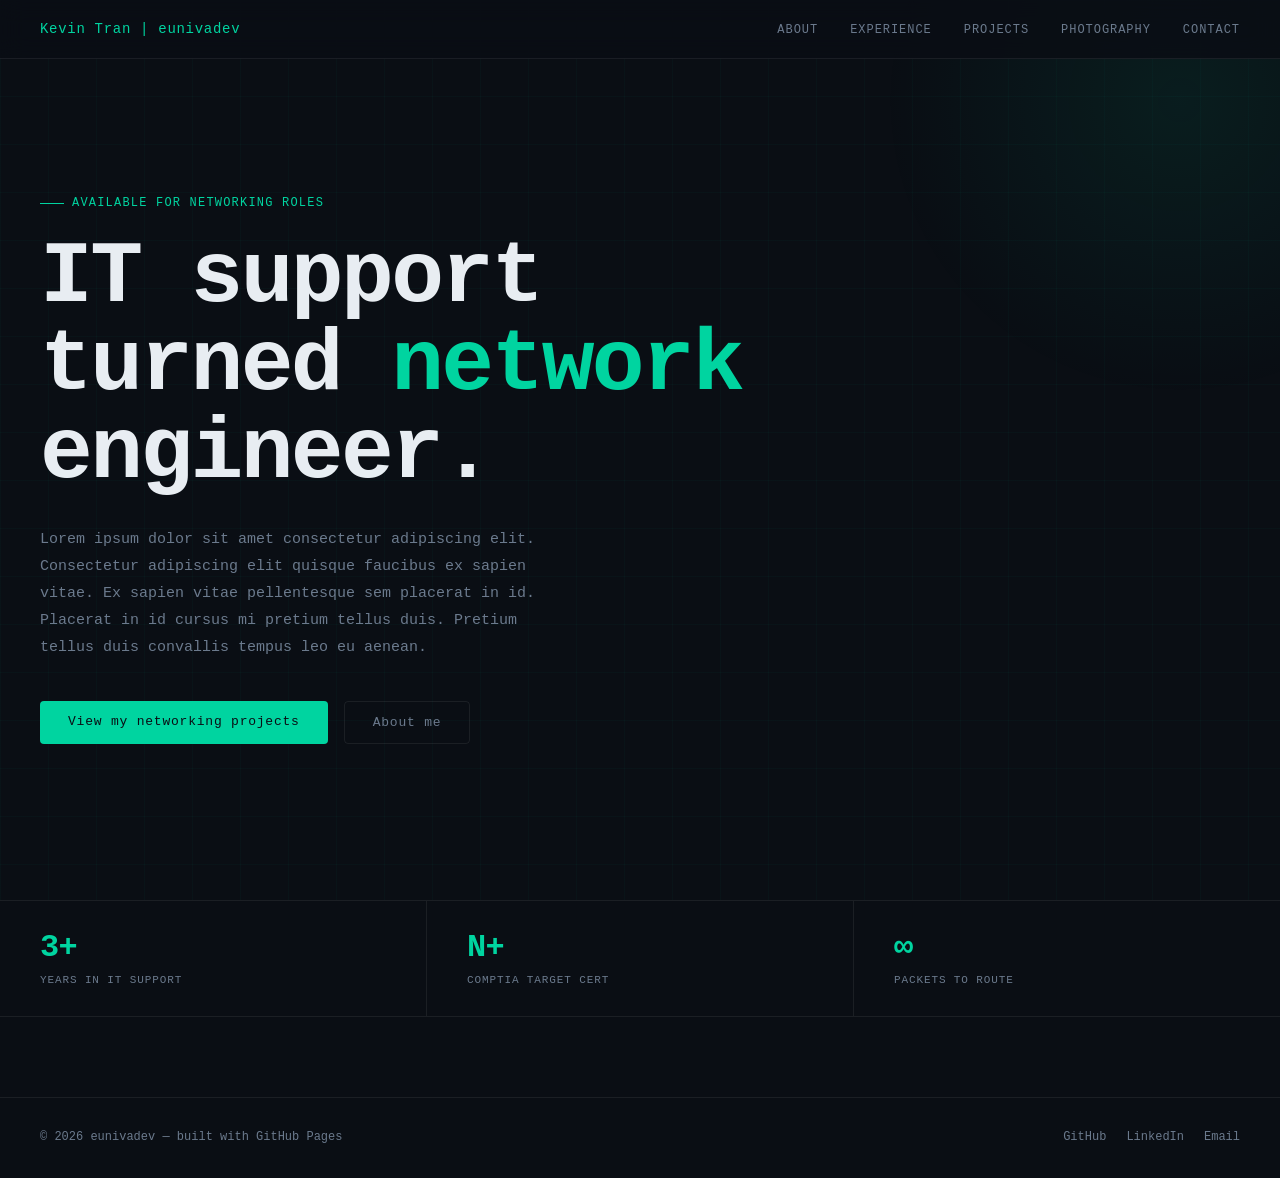
<file: index.html>
<!DOCTYPE html>
<html lang="en">

<head>
	<meta charset="UTF-8" />
	<meta name="viewport" content="width=device-width, initial-scale=1.0" />
	<title>Kevin Tran — IT & Networking</title>
	<link
		href="https://fonts.googleapis.com/css2?family=Syne:wght@400;500;700;800&family=DM+Mono:wght@300;400&display=swap"
		rel="stylesheet" />
	<link rel="stylesheet" href="css/style.css" />
	<link rel="stylesheet" href="css/navbar.css" />
    <link rel="stylesheet" href="css/global.css" />
</head>

<body>

	<div id="navbar"></div>
    <script src="js/loadNavbar.js"></script>


	<div class="hero">
		<span class="hero-tag">Available for networking roles</span>
		<h1>IT support<br />turned <em>network</em><br />engineer.</h1>
		<p class="hero-sub">
			Lorem ipsum dolor sit amet consectetur adipiscing elit.
			Consectetur adipiscing elit quisque faucibus ex sapien vitae.
			Ex sapien vitae pellentesque sem placerat in id.
			Placerat in id cursus mi pretium tellus duis.
			Pretium tellus duis convallis tempus leo eu aenean.
		</p>
		<div class="hero-actions">
			<a href="projects.html" class="btn btn-primary">View my networking projects</a>
			<a href="about.html" class="btn btn-ghost">About me</a>
		</div>
	</div>

	<div class="stats">
		<div class="stat-item">
			<span class="num">3+</span>
			<span class="label">Years in IT support</span>
		</div>
		<div class="stat-item">
			<span class="num">N+</span>
			<span class="label">CompTIA target cert</span>
		</div>
		<div class="stat-item">
			<span class="num">∞</span>
			<span class="label">Packets to route</span>
		</div>
	</div>


    <div id="footer"></div>

    <script src="js/loadFooter.js"></script>


</body>

</html>
</file>
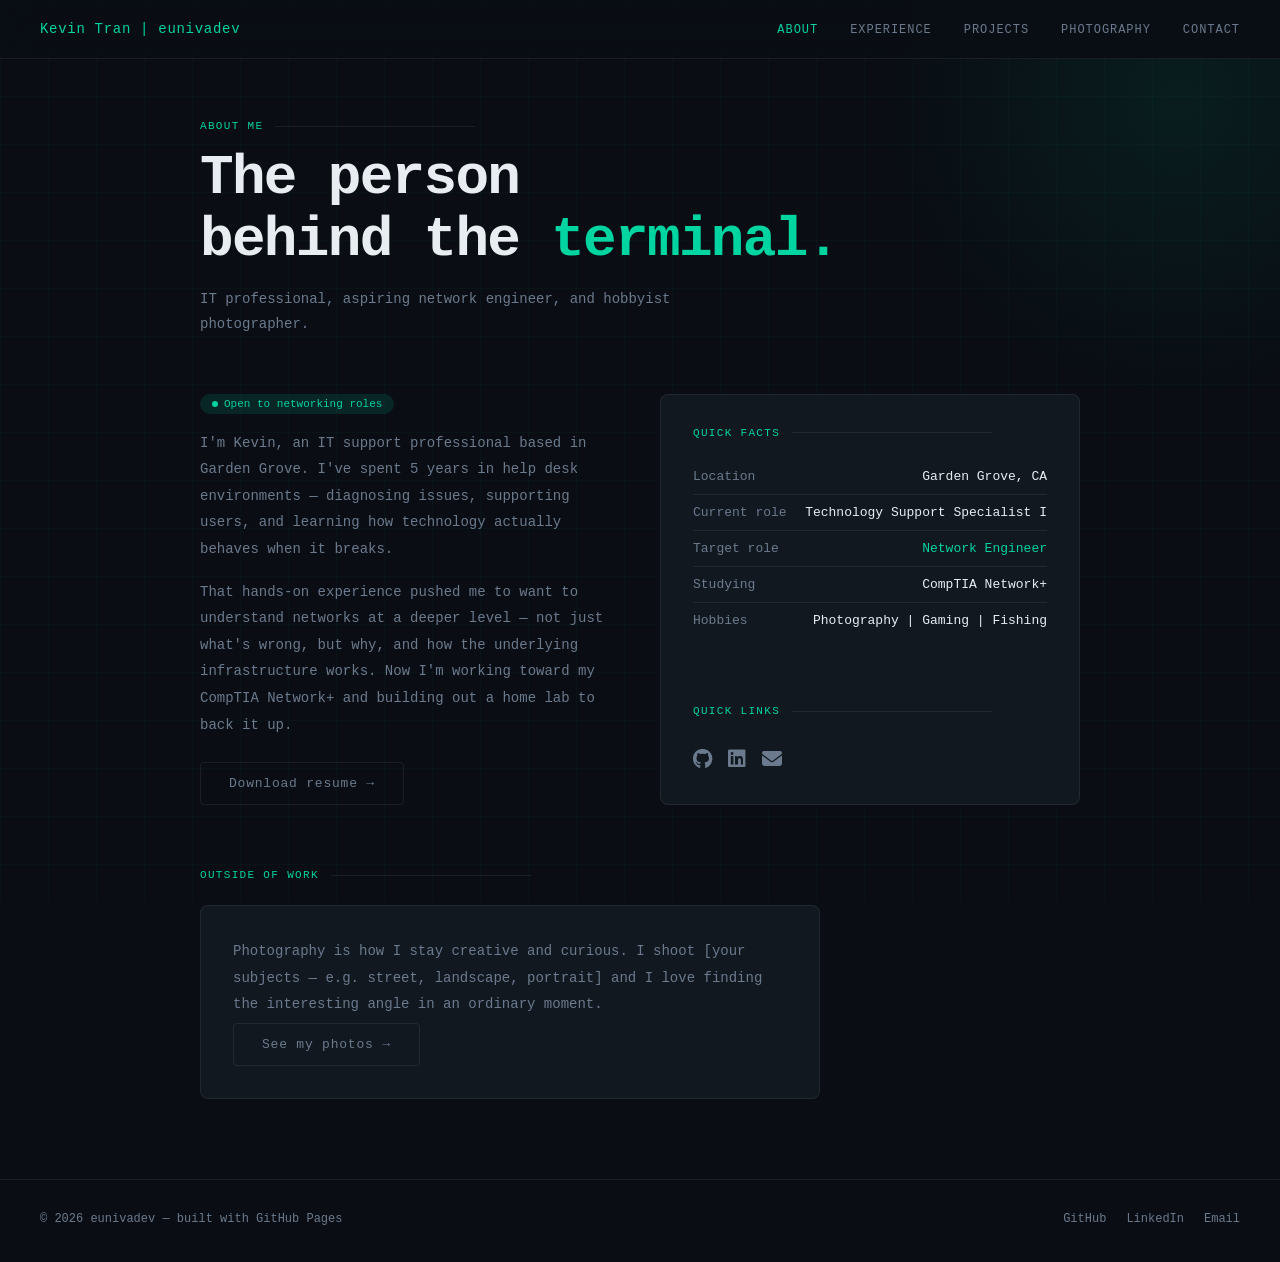
<file: about.html>
<!DOCTYPE html>
<html lang="en">

<head>
    <meta charset="UTF-8" />
    <meta name="viewport" content="width=device-width, initial-scale=1.0" />
    <title>About — eunivadev</title>
    <link
        href="https://fonts.googleapis.com/css2?family=Syne:wght@400;500;700;800&family=DM+Mono:wght@300;400&display=swap"
        rel="stylesheet" />
    <link rel="stylesheet" href="css/global.css" />
    <link rel="stylesheet" href="css/style.css" />
    <link rel="stylesheet" href="css/navbar.css" />
    <link rel="stylesheet" href="css/about.css" />
</head>

<body>
    <div id="navbar"></div>
    <script src="js/loadNavbar.js"></script>

    <main class="page-content">

        <div class="page-header">
            <div class="page-tag">About me</div>
            <h1 class="page-title">The person<br />behind the <em>terminal.</em></h1>
            <p class="page-desc">IT professional, aspiring network engineer, and hobbyist photographer.</p>
        </div>

        <!-- INTRO -->
        <div
            style="display: grid; grid-template-columns: 1fr 1fr; gap: 40px; margin-bottom: 64px; opacity:0; animation: fadeUp 0.6s ease 0.2s forwards;">
            <div>
                <div class="status"><span class="status-dot"></span> Open to networking roles</div>
                <p
                    style="font-family: var(--font-mono); font-size: 14px; color: var(--muted); line-height: 1.9; margin-bottom: 16px;">
                    <!-- Replace with your own story -->
                    I'm Kevin, an IT support professional based in Garden Grove. I've spent 5 years
                    in help desk environments — diagnosing issues, supporting users, and learning how
                    technology actually behaves when it breaks.
                </p>
                <p
                    style="font-family: var(--font-mono); font-size: 14px; color: var(--muted); line-height: 1.9; margin-bottom: 24px;">
                    That hands-on experience pushed me to want to understand networks at a deeper level —
                    not just what's wrong, but why, and how the underlying infrastructure works. Now I'm
                    working toward my CompTIA Network+ and building out a home lab to back it up.
                </p>
                <a href="#" class="btn btn-ghost">Download resume →</a>
            </div>
            <div
                style="background: var(--surface); border: 1px solid var(--border); border-radius: 8px; padding: 32px; display: flex; flex-direction: column;">
                <div class="section-label" style="margin-bottom: 20px;">Quick facts</div>
                <table style="width: 100%; font-family: var(--font-mono); font-size: 13px; border-collapse: collapse;">
                    <tr style="border-bottom: 1px solid var(--border);">
                        <td style="color: var(--muted); padding: 10px 0;">Location</td>
                        <td style="color: var(--text); text-align: right;">Garden Grove, CA</td>
                    </tr>
                    <tr style="border-bottom: 1px solid var(--border);">
                        <td style="color: var(--muted); padding: 10px 0;">Current role</td>
                        <td style="color: var(--text); text-align: right;">Technology Support Specialist I</td>
                    </tr>
                    <tr style="border-bottom: 1px solid var(--border);">
                        <td style="color: var(--muted); padding: 10px 0;">Target role</td>
                        <td style="color: var(--accent); text-align: right;">Network Engineer</td>
                    </tr>
                    <tr style="border-bottom: 1px solid var(--border);">
                        <td style="color: var(--muted); padding: 10px 0;">Studying</td>
                        <td style="color: var(--text); text-align: right;">CompTIA Network+</td>
                    </tr>
                    <tr>
                        <td style="color: var(--muted); padding: 10px 0;">Hobbies</td>
                        <td style="color: var(--text); text-align: right;">Photography | Gaming | Fishing</td>
                    </tr>
                </table>
                <div style="margin-top: auto; padding-top: 24px;">
                    <div class="section-label" style="margin-bottom: 12px;">Quick links</div>
                    <div class="quick-links">
                        <a href="https://github.com/eunivadev" target="_blank">
                            <i class="fa-brands fa-github"></i>
                        </a>
                        <a href="https://linkedin.com/in/-trankevin" target="_blank">
                            <i class="fa-brands fa-linkedin"></i>
                        </a>
                        <a href="mailto:kevinvutran3601@gmail.com">
                            <i class="fa-solid fa-envelope"></i>
                        </a>
                    </div>
                </div>

            </div>
        </div>

        <!-- OUTSIDE WORK -->
        <div style="opacity:0; animation: fadeUp 0.6s ease 0.5s forwards;">
            <div class="section-label">Outside of work</div>
            <div style="background: var(--surface); border: 1px solid var(--border); border-radius: 8px; padding: 32px; max-width: 620px;">
                <p style="font-family: var(--font-mono); font-size: 14px; color: var(--muted); line-height: 1.9; margin-bottom: -15px;">
                    Photography is how I stay creative and curious. I shoot [your subjects — e.g. street,
                    landscape, portrait] and I love finding the interesting angle in an ordinary moment.
                </p>
                <a href="photography.html" class="btn btn-ghost" style="margin-top: 20px; display: inline-block;">See my
                    photos →</a>
            </div>

        </div>

    </main>


    <div id="footer"></div>

    <script src="js/loadFooter.js"></script>


</body>

</html>
</file>
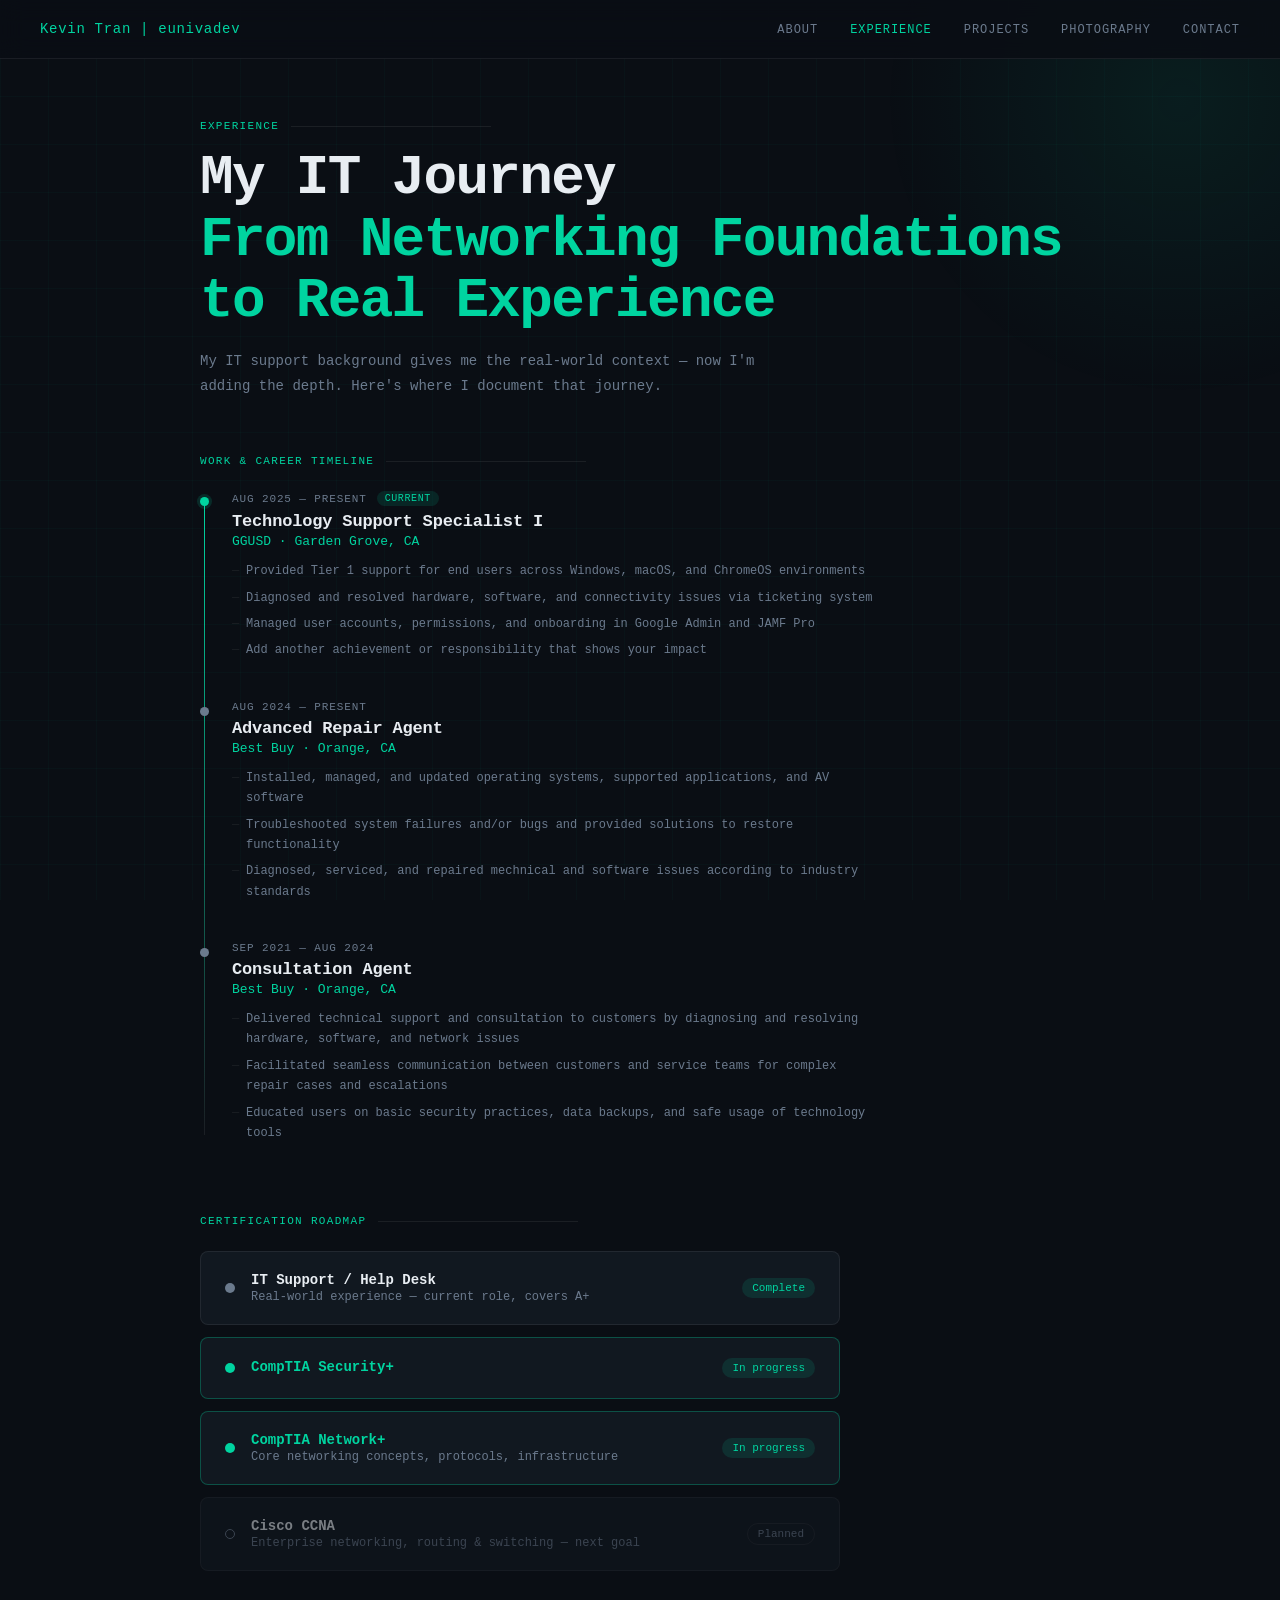
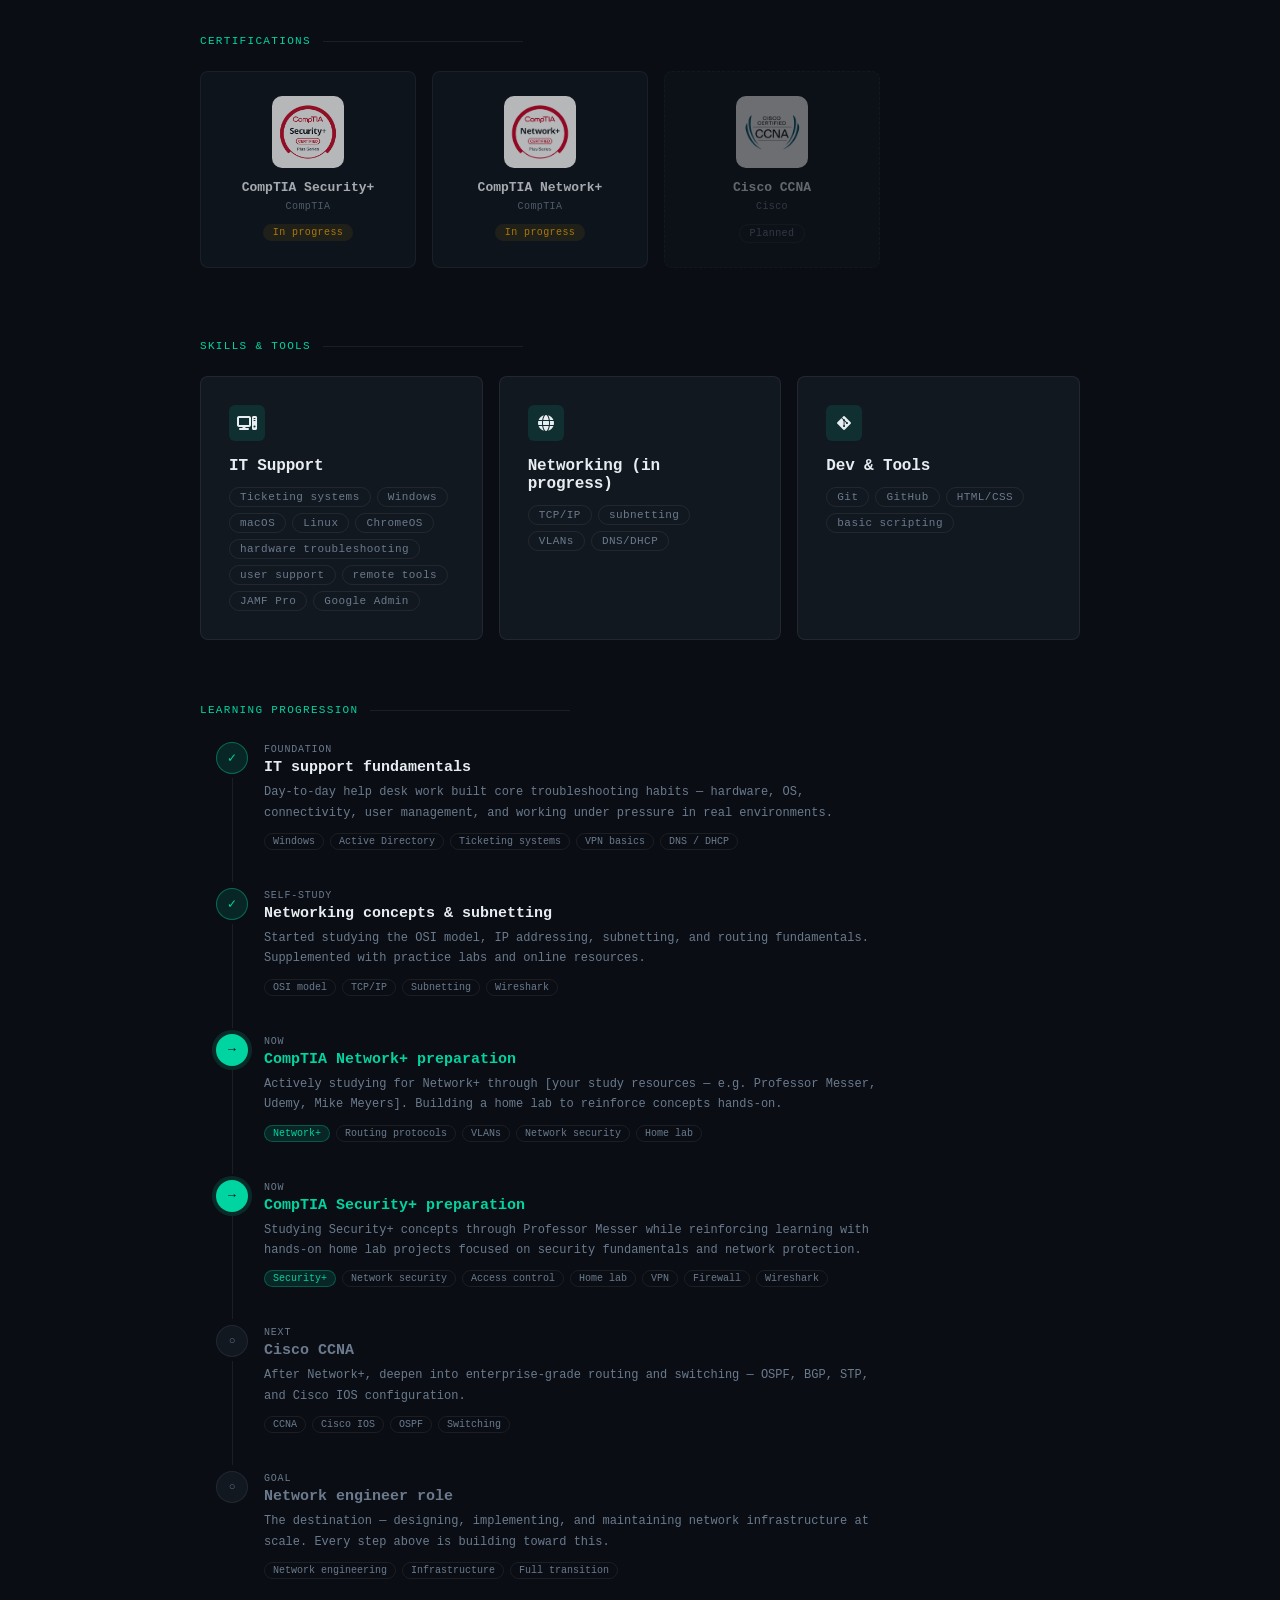
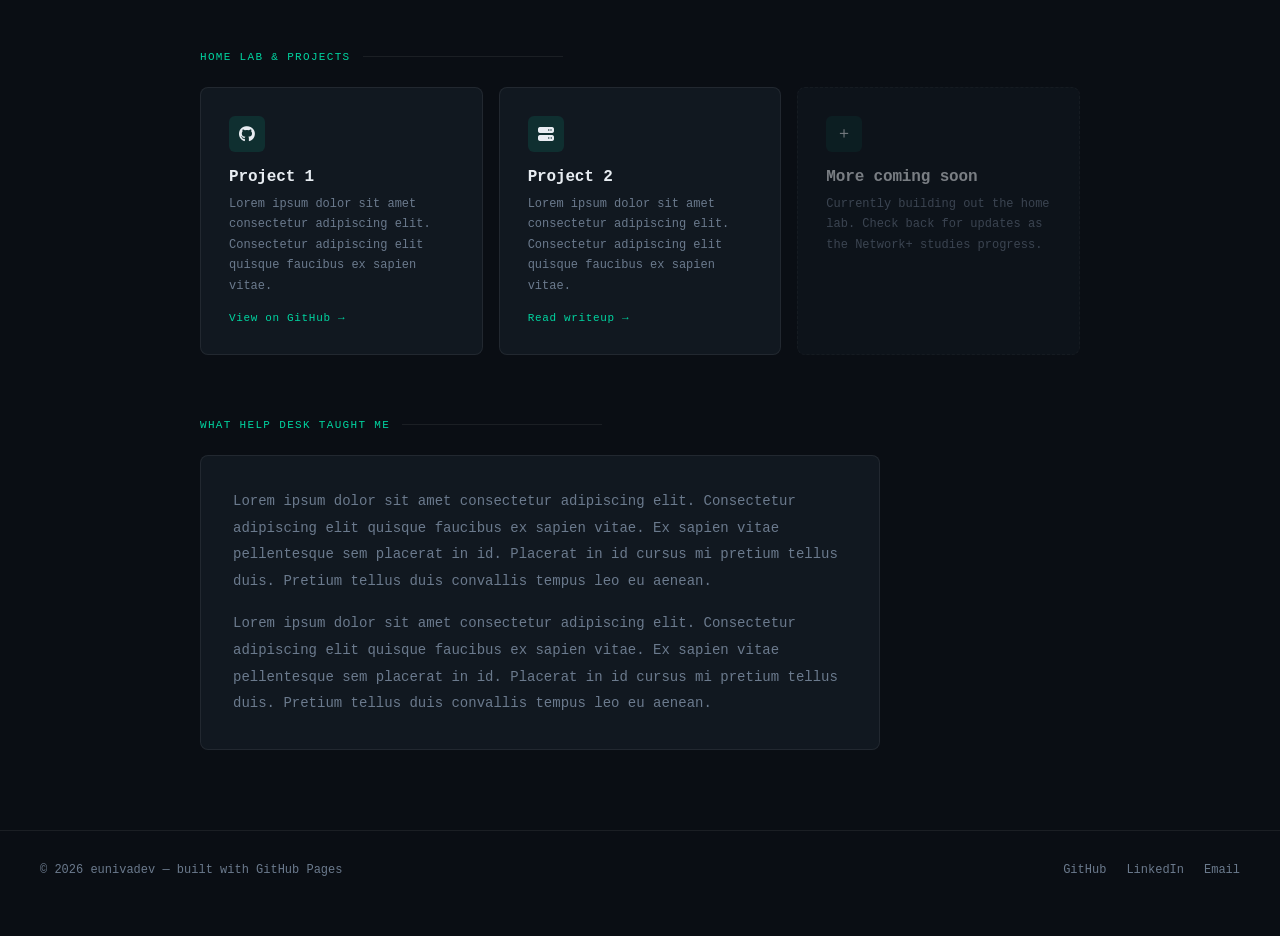
<file: experience.html>
<!DOCTYPE html>
<html lang="en">

<head>
    <meta charset="UTF-8" />
    <meta name="viewport" content="width=device-width, initial-scale=1.0" />
    <title>Experience — eunivadev</title>
    <link
        href="https://fonts.googleapis.com/css2?family=Syne:wght@400;500;700;800&family=DM+Mono:wght@300;400&display=swap"
        rel="stylesheet" />
    <link rel="stylesheet" href="css/style.css" />
    <link rel="stylesheet" href="css/navbar.css" />
    <link rel="stylesheet" href="css/experience.css" />
    <link rel="stylesheet" href="css/global.css" />
</head>

<body>

    <div id="navbar"></div>
    <script src="js/loadNavbar.js"></script>


    <main class="page-content">

        <div class="page-header">
            <div class="page-tag">Experience</div>
            <h1 class="page-title">My IT Journey<br /><em>From Networking Foundations to Real Experience</em></h1>
            <p class="page-desc">
                My IT support background gives me the real-world context — now I'm adding the
                depth. Here's where I document that journey.
            </p>
        </div>

        <!-- ① CAREER TIMELINE -->
        <div style="margin-bottom: 72px; opacity:0; animation: fadeUp 0.6s ease 0.1s forwards;">
            <div class="section-label">Work & career timeline</div>
            <div class="timeline">

                <!-- Current role -->
                <div class="timeline-item">
                    <div class="timeline-dot"></div>
                    <div class="timeline-meta">
                        Aug 2025 — Present
                        <span class="tl-badge">Current</span>
                    </div>
                    <div class="timeline-role">Technology Support Specialist I</div>
                    <div class="timeline-company">GGUSD &middot; Garden Grove, CA</div>
                    <ul class="timeline-bullets">
                        <li>Provided Tier 1 support for end users across Windows, macOS, and ChromeOS environments</li>
                        <li>Diagnosed and resolved hardware, software, and connectivity issues via ticketing system</li>
                        <li>Managed user accounts, permissions, and onboarding in Google Admin and JAMF Pro</li>
                        <li>Add another achievement or responsibility that shows your impact</li>
                    </ul>
                </div>

                <!-- Best Buy Geek Squad ARA -->
                <div class="timeline-item">
                    <div class="timeline-dot past"></div>
                    <div class="timeline-meta">Aug 2024 — Present</div>
                    <div class="timeline-role">Advanced Repair Agent</div>
                    <div class="timeline-company">Best Buy &middot; Orange, CA</div>
                    <ul class="timeline-bullets">
                        <li>Installed, managed, and updated operating systems, supported applications, and AV software
                        </li>
                        <li>Troubleshooted system failures and/or bugs and provided solutions to restore functionality
                        </li>
                        <li>Diagnosed, serviced, and repaired mechnical and software issues according to industry
                            standards</li>
                    </ul>
                </div>

                <!-- Previous role — duplicate or remove as needed -->
                <div class="timeline-item">
                    <div class="timeline-dot past"></div>
                    <div class="timeline-meta">Sep 2021 — Aug 2024</div>
                    <div class="timeline-role">Consultation Agent</div>
                    <div class="timeline-company">Best Buy &middot; Orange, CA</div>
                    <ul class="timeline-bullets">
                        <li>Delivered technical support and consultation to customers by diagnosing and resolving
                            hardware, software, and network issues</li>
                        <li>Facilitated seamless communication between customers and service teams for complex repair
                            cases and escalations</li>
                        <li>Educated users on basic security practices, data backups, and safe usage of technology tools
                        </li>
                    </ul>
                </div>

                <!-- Add more roles by copying a .timeline-item block above this line -->

            </div>
        </div>

        <!-- CERT ROADMAP -->
        <div style="margin-bottom: 64px; opacity:0; animation: fadeUp 0.6s ease 0.2s forwards;">
            <div class="section-label">Certification roadmap</div>
            <div style="display: flex; flex-direction: column; gap: 12px; max-width: 640px;">

                <!-- IT Support / Help Desk -->
                <div style="display: flex; align-items: center; gap: 16px; background: var(--surface); border: 1px solid var(--border); border-radius: 8px; padding: 20px 24px;">
                    <div style="width: 10px; height: 10px; border-radius: 50%; background: var(--muted); flex-shrink: 0;"></div>
                    <div style="flex: 1;">
                        <div style="font-size: 14px; font-weight: 700; margin-bottom: 2px;">IT Support / Help Desk</div>
                        <div style="font-family: var(--font-mono); font-size: 12px; color: var(--muted);">Real-world experience — current role, covers A+</div>
                    </div>
                    <div style="font-family: var(--font-mono); font-size: 11px; background: rgba(0,212,160,0.12); color: var(--accent); padding: 4px 10px; border-radius: 20px;">
                        Complete
                    </div>
                </div>
             
                <!-- CompTIA Security+ -->
                <div style="display: flex; align-items: center; gap: 16px; background: var(--surface); border: 1px solid rgba(0,212,160,0.3); border-radius: 8px; padding: 20px 24px;">
                    <div style="width: 10px; height: 10px; border-radius: 50%; background: var(--accent); flex-shrink: 0; animation: pulse 2s infinite;"></div>
                    <div style="flex: 1;">
                        <div style="font-size: 14px; font-weight: 700; margin-bottom: 2px; color: var(--accent);">
                            CompTIA Security+
                        </div>
                        <div style="font-family: var(--font-mono); font-size: 12px; color: var(--muted);">
                            
                        </div>
                    </div>
                    <div style="font-family: var(--font-mono); font-size: 11px; background: rgba(0,212,160,0.12); color: var(--accent); padding: 4px 10px; border-radius: 20px;">
                        In progress
                    </div>
                </div>

                <div style="display: flex; align-items: center; gap: 16px; background: var(--surface); border: 1px solid rgba(0,212,160,0.3); border-radius: 8px; padding: 20px 24px;">
                    <div style="width: 10px; height: 10px; border-radius: 50%; background: var(--accent); flex-shrink: 0; animation: pulse 2s infinite;"></div>
                    <div style="flex: 1;">
                        <div style="font-size: 14px; font-weight: 700; margin-bottom: 2px; color: var(--accent);">
                            CompTIA Network+
                        </div>
                        <div style="font-family: var(--font-mono); font-size: 12px; color: var(--muted);">
                            Core networking concepts, protocols, infrastructure
                        </div>
                    </div>
                    <div style="font-family: var(--font-mono); font-size: 11px; background: rgba(0,212,160,0.12); color: var(--accent); padding: 4px 10px; border-radius: 20px;">
                        In progress
                    </div>
                </div>

                <div
                    style="display: flex; align-items: center; gap: 16px; background: var(--surface); border: 1px solid var(--border); border-radius: 8px; padding: 20px 24px; opacity: 0.5;">
                    <div style="width: 10px; height: 10px; border-radius: 50%; border: 1px solid var(--muted); flex-shrink: 0;"></div>
                    <div style="flex: 1;">
                        <div style="font-size: 14px; font-weight: 700; margin-bottom: 2px;">Cisco CCNA</div>
                        <div style="font-family: var(--font-mono); font-size: 12px; color: var(--muted);">
                            Enterprise networking, routing & switching — next goal
                        </div>
                    </div>
                    <div style="font-family: var(--font-mono); font-size: 11px; color: var(--muted); padding: 4px 10px; border: 1px solid var(--border); border-radius: 20px;">
                        Planned
                    </div>
                </div>

            </div>
        </div>

        <!-- CERTIFICATIONS -->
        <div style="margin-bottom: 72px; opacity:0; animation: fadeUp 0.6s ease 0.28s forwards;">
            <div class="section-label">Certifications</div>
            <div class="cert-grid">

                <!--
                ── HOW TO ADD A CERT ────────────────────────────────────
                Earned:
                  <a href="VERIFY_URL" target="_blank" class="cert-card earned">

                In progress:
                  <div class="cert-card in-progress">

                Planned (dimmed):
                  <div class="cert-card planned">

                For the logo: use <img class="cert-logo" src="assets/images/cert-name.png" alt="Cert Name" />
                No logo yet? Use the placeholder div instead (see examples below)
                ─────────────────────────────────────────────────────── -->

                <!-- Network+ — in progress -->
                <div class="cert-card in-progress">
                    <img class="cert-logo" src="assets/images/certs/security+.png" />
                    <div class="cert-info">
                        <div class="cert-name">CompTIA Security+</div>
                        <div class="cert-issuer">CompTIA</div>
                    </div>
                    <span class="cert-status in-progress">In progress</span>
                </div>

                <div class="cert-card in-progress">
                    <img class="cert-logo" src="assets/images/certs/network+.png" />
                    <div class="cert-info">
                        <div class="cert-name">CompTIA Network+</div>
                        <div class="cert-issuer">CompTIA</div>
                    </div>
                    <span class="cert-status in-progress">In progress</span>
                </div>

                <!-- CCNA — planned -->
                <div class="cert-card planned">
                    <img class="cert-logo" src="assets/images/certs/ccna.png" />
                    <div class="cert-info">
                        <div class="cert-name">Cisco CCNA</div>
                        <div class="cert-issuer">Cisco</div>
                    </div>
                    <span class="cert-status planned">Planned</span>
                </div>

                <!--
                Example of an earned cert with a real logo — uncomment and fill in when ready:

                <a href="https://www.credly.com/your-badge-url" target="_blank" class="cert-card earned">
                    <img class="cert-logo" src="assets/images/comptia-networkplus.png" alt="CompTIA Network+" />
                    <div class="cert-info">
                        <div class="cert-name">CompTIA Network+</div>
                        <div class="cert-issuer">CompTIA</div>
                    </div>
                    <span class="cert-status earned">Earned</span>
                </a>
                -->

            </div>
        </div>


        <div style="margin-bottom: 64px; opacity:0; animation: fadeUp 0.6s ease 0.35s forwards;">
            <div class="section-label">Skills & tools</div>
            <div class="card-grid">
                <div class="card">
                    <div class="card-icon"><i class="fa-solid fa-computer"></i></div>
                    <h3>IT Support</h3>
                    <div class="skills-container">
                        <span class="tag">Ticketing systems</span>
                        <span class="tag">Windows</span>
                        <span class="tag">macOS</span>
                        <span class="tag">Linux</span>
                        <span class="tag">ChromeOS</span>
                        <span class="tag">hardware troubleshooting</span>
                        <span class="tag">user support</span>
                        <span class="tag">remote tools</span>
                        <span class="tag">JAMF Pro</span>
                        <span class="tag">Google Admin</span>

                    </div>
                </div>
                <div class="card">
                    <div class="card-icon"><i class="fa-solid fa-globe"></i></div>
                    <h3>Networking (in progress)</h3>
                    <div class="skills-container">
                        <span class="tag">TCP/IP</span>
                        <span class="tag">subnetting</span>
                        <span class="tag">VLANs</span>
                        <span class="tag">DNS/DHCP</span>
                        <!-- to add: Wireshark, ping/tracert diagnostics, home lab practice-->
                    </div>
                </div>
                <div class="card">
                    <div class="card-icon"><i class="fa-brands fa-git-alt"></i></div>
                    <h3>Dev & Tools</h3>
                    <div class="skills-container">
                        <span class="tag">Git</span>
                        <span class="tag">GitHub</span>
                        <span class="tag">HTML/CSS</span>
                        <span class="tag">basic scripting</span>
                    </div>
                </div>
            </div>
        </div>

        <!-- ③ LEARNING PROGRESSION -->
        <div style="margin-bottom: 72px; opacity:0; animation: fadeUp 0.6s ease 0.4s forwards;">
            <div class="section-label">Learning progression</div>
            <div class="learning-track">

                <div class="learn-item">
                    <div class="learn-left">
                        <div class="learn-node done">✓</div>
                        <div class="learn-connector"></div>
                    </div>
                    <div class="learn-right">
                        <div class="learn-period">Foundation</div>
                        <div class="learn-title">IT support fundamentals</div>
                        <div class="learn-desc">Day-to-day help desk work built core troubleshooting habits — hardware,
                            OS,
                            connectivity, user management, and working under pressure in real environments.</div>
                        <div class="learn-tags">
                            <span class="learn-tag">Windows</span>
                            <span class="learn-tag">Active Directory</span>
                            <span class="learn-tag">Ticketing systems</span>
                            <span class="learn-tag">VPN basics</span>
                            <span class="learn-tag">DNS / DHCP</span>
                        </div>
                    </div>
                </div>

                <div class="learn-item">
                    <div class="learn-left">
                        <div class="learn-node done">✓</div>
                        <div class="learn-connector"></div>
                    </div>
                    <div class="learn-right">
                        <div class="learn-period">Self-study</div>
                        <div class="learn-title">Networking concepts & subnetting</div>
                        <div class="learn-desc">Started studying the OSI model, IP addressing, subnetting, and routing
                            fundamentals.
                            Supplemented with practice labs and online resources.</div>
                        <div class="learn-tags">
                            <span class="learn-tag">OSI model</span>
                            <span class="learn-tag">TCP/IP</span>
                            <span class="learn-tag">Subnetting</span>
                            <span class="learn-tag">Wireshark</span>
                        </div>
                    </div>
                </div>

                <div class="learn-item">
                    <div class="learn-left">
                        <div class="learn-node active">→</div>
                        <div class="learn-connector"></div>
                    </div>
                    <div class="learn-right">
                        <div class="learn-period">Now</div>
                        <div class="learn-title" style="color: var(--accent);">CompTIA Network+ preparation</div>
                        <div class="learn-desc">Actively studying for Network+ through [your study resources — e.g.
                            Professor
                            Messer, Udemy, Mike Meyers]. Building a home lab to reinforce concepts hands-on.</div>
                        <div class="learn-tags">
                            <span class="learn-tag hi">Network+</span>
                            <span class="learn-tag">Routing protocols</span>
                            <span class="learn-tag">VLANs</span>
                            <span class="learn-tag">Network security</span>
                            <span class="learn-tag">Home lab</span>
                        </div>
                    </div>
                </div>

                <div class="learn-item">
                    <div class="learn-left">
                        <div class="learn-node active">→</div>
                        <div class="learn-connector"></div>
                    </div>
                    <div class="learn-right">
                        <div class="learn-period">Now</div>
                        <div class="learn-title" style="color: var(--accent);">CompTIA Security+ preparation</div>
                        <div class="learn-desc">Studying Security+ concepts through Professor Messer while reinforcing learning with hands-on home lab projects focused on security fundamentals and network protection.</div>
                        <div class="learn-tags">
                            <span class="learn-tag hi">Security+</span>
                            <span class="learn-tag">Network security</span>
                            <span class="learn-tag">Access control</span>
                            <span class="learn-tag">Home lab</span>
                            <span class="learn-tag">VPN</span>
                            <span class="learn-tag">Firewall</span>
                            <span class="learn-tag">Wireshark</span>

                        </div>
                    </div>
                </div>                

                <div class="learn-item">
                    <div class="learn-left">
                        <div class="learn-node planned">○</div>
                        <div class="learn-connector"></div>
                    </div>
                    <div class="learn-right">
                        <div class="learn-period">Next</div>
                        <div class="learn-title" style="color: var(--muted);">Cisco CCNA</div>
                        <div class="learn-desc">After Network+, deepen into enterprise-grade routing and switching —
                            OSPF, BGP, STP,
                            and Cisco IOS configuration.</div>
                        <div class="learn-tags">
                            <span class="learn-tag">CCNA</span>
                            <span class="learn-tag">Cisco IOS</span>
                            <span class="learn-tag">OSPF</span>
                            <span class="learn-tag">Switching</span>
                        </div>
                    </div>
                </div>

                <div class="learn-item">
                    <div class="learn-left">
                        <div class="learn-node planned">○</div>
                    </div>
                    <div class="learn-right">
                        <div class="learn-period">Goal</div>
                        <div class="learn-title" style="color: var(--muted);">Network engineer role</div>
                        <div class="learn-desc">The destination — designing, implementing, and maintaining network
                            infrastructure at
                            scale. Every step above is building toward this.</div>
                        <div class="learn-tags">
                            <span class="learn-tag">Network engineering</span>
                            <span class="learn-tag">Infrastructure</span>
                            <span class="learn-tag">Full transition</span>
                        </div>
                    </div>
                </div>

            </div>
        </div>

        <!-- HOME LAB -->
        <div style="margin-bottom: 64px; opacity:0; animation: fadeUp 0.6s ease 0.35s forwards;">
            <div class="section-label">Home lab & projects</div>
            <div class="card-grid">
                <div class="card">
                    <div class="card-icon"><i class="fa-brands fa-github"></i></div>
                    <h3>Project 1</h3>
                    <p>
                        Lorem ipsum dolor sit amet consectetur adipiscing elit.
                        Consectetur adipiscing elit quisque faucibus ex sapien vitae.
                    </p>
                    <span class="card-arrow">View on GitHub →</span>
                </div>
                <div class="card">
                    <div class="card-icon"><i class="fa-solid fa-server"></i></div>
                    <h3>Project 2</h3>
                    <p>
                        Lorem ipsum dolor sit amet consectetur adipiscing elit.
                        Consectetur adipiscing elit quisque faucibus ex sapien vitae.
                    </p>
                    <span class="card-arrow">Read writeup →</span>
                </div>
                <div class="card" style="border-style: dashed; opacity: 0.5;">
                    <div class="card-icon">＋</div>
                    <h3>More coming soon</h3>
                    <p>Currently building out the home lab. Check back for updates as the Network+ studies progress.</p>
                </div>
            </div>
        </div>

        <!-- SKILLS FROM HELP DESK -->
        <div style="opacity:0; animation: fadeUp 0.6s ease 0.5s forwards;">
            <div class="section-label">What help desk taught me</div>
            <div
                style="background: var(--surface); border: 1px solid var(--border); border-radius: 8px; padding: 32px; max-width: 680px;">
                <p
                    style="font-family: var(--font-mono); font-size: 14px; color: var(--muted); line-height: 1.9; margin-bottom: 16px;">
                    Lorem ipsum dolor sit amet consectetur adipiscing elit.
                    Consectetur adipiscing elit quisque faucibus ex sapien vitae.
                    Ex sapien vitae pellentesque sem placerat in id.
                    Placerat in id cursus mi pretium tellus duis.
                    Pretium tellus duis convallis tempus leo eu aenean.
                </p>
                <p style="font-family: var(--font-mono); font-size: 14px; color: var(--muted); line-height: 1.9;">
                    Lorem ipsum dolor sit amet consectetur adipiscing elit.
                    Consectetur adipiscing elit quisque faucibus ex sapien vitae.
                    Ex sapien vitae pellentesque sem placerat in id.
                    Placerat in id cursus mi pretium tellus duis.
                    Pretium tellus duis convallis tempus leo eu aenean.
                </p>
            </div>
        </div>

    </main>


    <div id="footer"></div>

    <script src="js/loadFooter.js"></script>


</body>

</html>
</file>
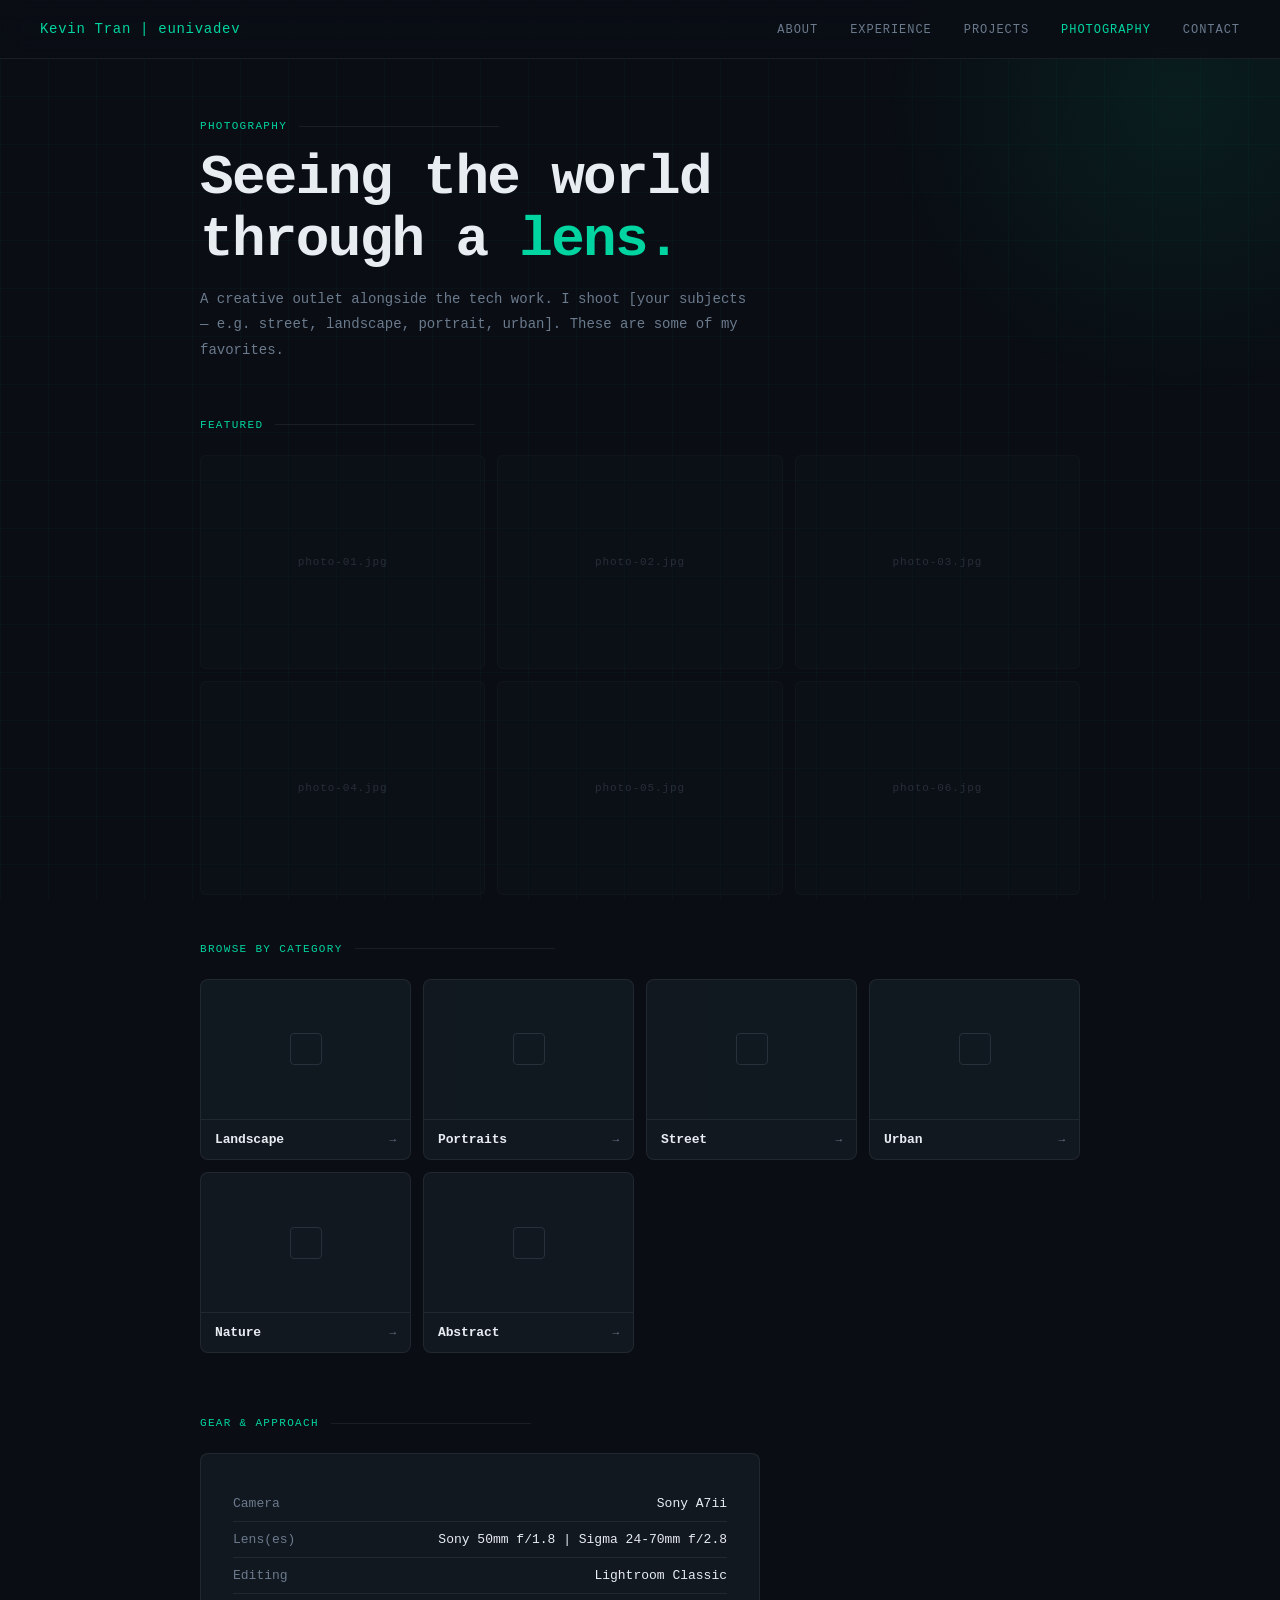
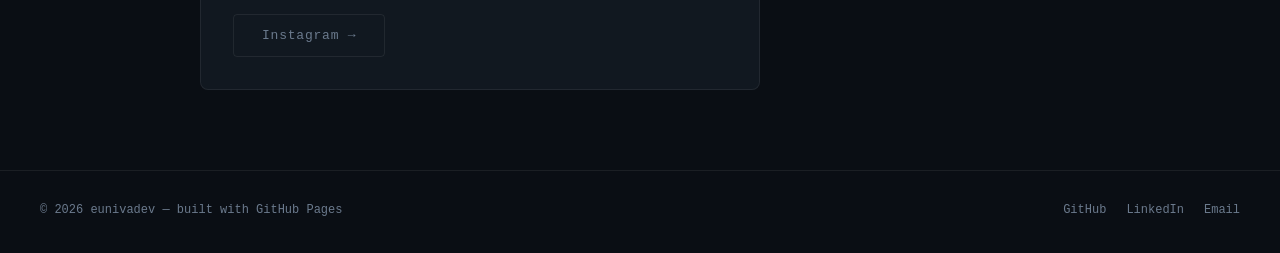
<file: photography.html>
<!DOCTYPE html>
<html lang="en">

<head>
    <meta charset="UTF-8" />
    <meta name="viewport" content="width=device-width, initial-scale=1.0" />
    <title>Photography — eunivadev</title>
    <link
        href="https://fonts.googleapis.com/css2?family=Syne:wght@400;500;700;800&family=DM+Mono:wght@300;400&display=swap"
        rel="stylesheet" />
    <link rel="stylesheet" href="css/style.css" />
    <link rel="stylesheet" href="css/navbar.css" />
    <link rel="stylesheet" href="css/photography.css" />
    <link rel="stylesheet" href="css/global.css" />
</head>

<body>

    <div id="navbar"></div>
    <script src="js/loadNavbar.js"></script>


    <main class="page-content">

        <div class="page-header">
            <div class="page-tag">Photography</div>
            <h1 class="page-title">Seeing the world<br />through a <em>lens.</em></h1>
            <p class="page-desc">
                A creative outlet alongside the tech work. I shoot [your subjects — e.g. street,
                landscape, portrait, urban]. These are some of my favorites.
            </p>
        </div>

        <!-- GALLERY -->
        <!-- To add photos: replace the .empty divs with real <img> tags.
         Example:
         <div class="photo-slot">
           <img src="assets/images/photo1.jpg" alt="describe the photo" />
         </div>
    -->
        <div class="section-label">Featured</div>

        <div class="photo-grid" style="opacity:0; animation: fadeUp 0.6s ease 0.2s forwards;">

            <div class="photo-slot empty">
                <span>photo-01.jpg</span>
            </div>
            <div class="photo-slot empty">
                <span>photo-02.jpg</span>
            </div>
            <div class="photo-slot empty">
                <span>photo-03.jpg</span>
            </div>
            <div class="photo-slot empty">
                <span>photo-04.jpg</span>
            </div>
            <div class="photo-slot empty">
                <span>photo-05.jpg</span>
            </div>
            <div class="photo-slot empty">
                <span>photo-06.jpg</span>
            </div>

        </div>


        <!-- CATEGORY SLABS -->
        <!-- Each slab links to a filtered view or separate page for that category.
         To add a cover image: replace .slab-image.empty with a real img tag inside .slab-image
         Example:
           <div class="slab-image">
             <img src="assets/images/landscape-cover.jpg" alt="Landscape" />
           </div>
    -->
        <div style="opacity:0; animation: fadeUp 0.6s ease 0.35s forwards;">
            <div class="section-label">Browse by category</div>
            <div class="category-grid">

                <a href="#" class="category-slab">
                    <div class="slab-image empty"></div>
                    <div class="slab-footer">
                        <span class="slab-label">Landscape</span>
                        <span class="slab-arrow">→</span>
                    </div>
                </a>

                <a href="#" class="category-slab">
                    <div class="slab-image empty"></div>
                    <div class="slab-footer">
                        <span class="slab-label">Portraits</span>
                        <span class="slab-arrow">→</span>
                    </div>
                </a>

                <a href="#" class="category-slab">
                    <div class="slab-image empty"></div>
                    <div class="slab-footer">
                        <span class="slab-label">Street</span>
                        <span class="slab-arrow">→</span>
                    </div>
                </a>

                <a href="#" class="category-slab">
                    <div class="slab-image empty"></div>
                    <div class="slab-footer">
                        <span class="slab-label">Urban</span>
                        <span class="slab-arrow">→</span>
                    </div>
                </a>

                <a href="#" class="category-slab">
                    <div class="slab-image empty"></div>
                    <div class="slab-footer">
                        <span class="slab-label">Nature</span>
                        <span class="slab-arrow">→</span>
                    </div>
                </a>

                <a href="#" class="category-slab">
                    <div class="slab-image empty"></div>
                    <div class="slab-footer">
                        <span class="slab-label">Abstract</span>
                        <span class="slab-arrow">→</span>
                    </div>
                </a>

            </div>
        </div>



        <!-- GEAR / NOTE -->
        <div style="opacity:0; animation: fadeUp 0.6s ease 0.35s forwards;">
            <div class="section-label">Gear & approach</div>
            <div
                style="background: var(--surface); border: 1px solid var(--border); border-radius: 8px; padding: 32px; max-width: 560px;">
                <table style="width: 100%; font-family: var(--font-mono); font-size: 13px; border-collapse: collapse;">
                    <tr style="border-bottom: 1px solid var(--border);">
                        <td style="color: var(--muted); padding: 10px 0;">Camera</td>
                        <td style="color: var(--text); text-align: right;">Sony A7ii</td>
                    </tr>
                    <tr style="border-bottom: 1px solid var(--border);">
                        <td style="color: var(--muted); padding: 10px 0;">Lens(es)</td>
                        <td style="color: var(--text); text-align: right;">Sony 50mm f/1.8 | Sigma 24-70mm f/2.8</td>
                    </tr>
                    <tr style="border-bottom: 1px solid var(--border);">
                        <td style="color: var(--muted); padding: 10px 0;">Editing</td>
                        <td style="color: var(--text); text-align: right;">Lightroom Classic</td>
                    </tr>
                    <!--
                    <tr>
                        <td style="color: var(--muted); padding: 10px 0;">Style</td>
                        <td style="color: var(--text); text-align: right;">[e.g. Natural light, candid]</td>
                    </tr>
                    -->
                </table>
                <div style="margin-top: 20px; display: flex; gap: 12px; flex-wrap: wrap;">
                    <a href="#" class="btn btn-ghost">Instagram →</a>
                </div>
            </div>
        </div>

    </main>

    <div id="footer"></div>

    <script src="js/loadFooter.js"></script>


</body>

</html>
</file>
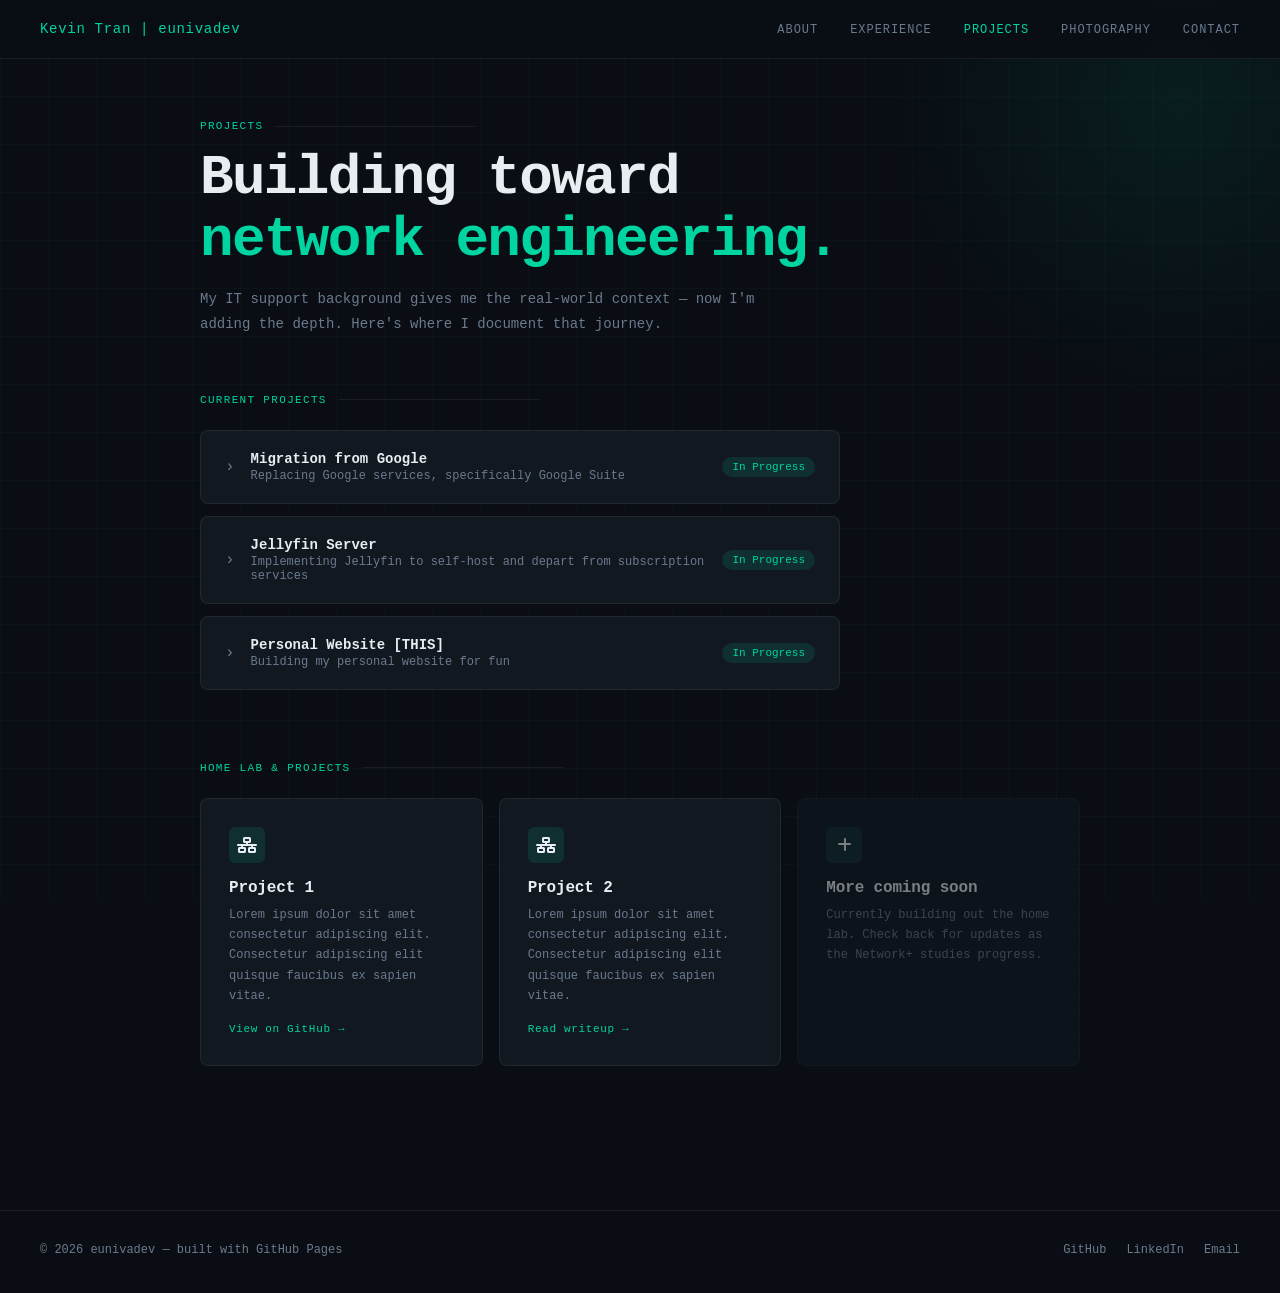
<file: projects.html>
<!DOCTYPE html>
<html lang="en">

<head>
    <meta charset="UTF-8" />
    <meta name="viewport" content="width=device-width, initial-scale=1.0" />
    <title>Projects — eunivadev</title>
    <link
        href="https://fonts.googleapis.com/css2?family=Syne:wght@400;500;700;800&family=DM+Mono:wght@300;400&display=swap"
        rel="stylesheet" />
    <!-- global.css MUST be first — it defines the CSS variables everything else uses -->
    <link rel="stylesheet" href="css/global.css" />
    <link rel="stylesheet" href="css/style.css" />
    <link rel="stylesheet" href="css/navbar.css" />
    <link rel="stylesheet" href="css/projects.css" />
</head>

<body>

    <!-- Navbar -->
    <div id="navbar"></div>

    <main class="page-content">

        <div class="page-header">
            <div class="page-tag">Projects</div>
            <h1 class="page-title">Building toward<br /><em>network engineering.</em></h1>
            <p class="page-desc">
                My IT support background gives me the real-world context — now I'm adding the
                depth. Here's where I document that journey.
            </p>
        </div>

        <!-- ① CURRENT PROJECTS -->
        <div style="margin-bottom: 72px; opacity:0; animation: fadeUp 0.6s ease 0.2s forwards;">
            <div class="section-label">Current Projects</div>
            <div class="accordion">

                <!-- Project 1 - Migration from Google -->
                <div class="accordion-item" data-accordion>
                    <div class="accordion-header" role="button" aria-expanded="false">
                        <span class="accordion-arrow">›</span>
                        <div class="accordion-title-wrap">
                            <div class="accordion-title">Migration from Google</div>
                            <div class="accordion-subtitle">Replacing Google services, specifically Google Suite</div>
                        </div>
                        <span class="accordion-badge">In Progress</span>
                    </div>
                    <div class="accordion-body">
                        <div class="accordion-inner">
                            <div class="accordion-content">
                                <div class="progress-timeline">
                                    <div class="progress-step">
                                        <div class="progress-step-left">
                                            <div class="progress-node current"></div>
                                            <div class="progress-line"></div>
                                        </div>
                                        <div class="progress-step-right">
                                            <div class="progress-step-title">Planning</div>
                                            <div class="progress-step-desc">Researching applications that would be the
                                                best fit to replace Google Drive and Google Docs | Sheets | Slides.
                                            </div>
                                        </div>
                                    </div>
                                    <div class="progress-step">
                                        <div class="progress-step-left">
                                            <div class="progress-node todo"></div>
                                            <div class="progress-line"></div>
                                        </div>
                                        <div class="progress-step-right">
                                            <div class="progress-step-title">Set up Nextcloud on Proxmox</div>
                                            <div class="progress-step-desc">Install and configure Nextcloud on Proxmox server.</div>
                                        </div>
                                    </div>
                                    <div class="progress-step">
                                        <div class="progress-step-left">
                                            <div class="progress-node todo"></div>
                                            <div class="progress-line"></div>
                                        </div>
                                        <div class="progress-step-right">
                                            <div class="progress-step-title">Link Nextcloud to NAS running TrueNas</div>
                                            <div class="progress-step-desc">Set up the connection between Nextcloud and TrueNas. Ensure files are viewable and accessible.
                                            </div>
                                        </div>
                                    </div>
                                    <div class="progress-step">
                                        <div class="progress-step-left">
                                            <div class="progress-node todo"></div>
                                        </div>
                                        <div class="progress-step-right">
                                            <div class="progress-step-title">Configure custom domain for remote access on multiple devices</div>
                                            <div class="progress-step-desc">Simulate how Google Drive would work for file access. Custom domain for private access.</div>
                                        </div>
                                    </div>
                                </div>
                                <div class="accordion-links">
                                    <a href="https://www.google.com" target="_blank" class="accordion-link">Google</a>
                                    <a href="https://www.libreoffice.org/" target="_blank" class="accordion-link">Libre
                                        Office</a>
                                    <a href="https://nextcloud.com/" target="_blank"
                                        class="accordion-link">Nextcloud</a>
                                    <a href="https://www.libreoffice.org/" target="_blank"
                                        class="accordion-link">Obsidian</a>

                                </div>
                            </div>
                        </div>
                    </div>
                </div>

                <!-- Project 2 - Jellyfin server -->
                <div class="accordion-item" data-accordion>
                    <div class="accordion-header" role="button" aria-expanded="false">
                        <span class="accordion-arrow">›</span>
                        <div class="accordion-title-wrap">
                            <div class="accordion-title">Jellyfin Server</div>
                            <div class="accordion-subtitle">Implementing Jellyfin to self-host and depart from
                                subscription services</div>
                        </div>
                        <span class="accordion-badge">In Progress</span>
                    </div>
                    <div class="accordion-body">
                        <div class="accordion-inner">
                            <div class="accordion-content">
                                <div class="progress-timeline">
                                    <div class="progress-step">
                                        <div class="progress-step-left">
                                            <div class="progress-node done"></div>
                                            <div class="progress-line"></div>
                                        </div>
                                        <div class="progress-step-right">
                                            <div class="progress-step-title">Initial install and setup</div>
                                            <div class="progress-step-desc">Installing Jellyfin to Proxmox server and
                                                verifying access
                                            </div>
                                        </div>
                                    </div>
                                    <div class="progress-step">
                                        <div class="progress-step-left">
                                            <div class="progress-node done"></div>
                                            <div class="progress-line"></div>
                                        </div>
                                        <div class="progress-step-right">
                                            <div class="progress-step-title">Connecting Jellyfin to NAS for movie and
                                                video access</div>
                                            <div class="progress-step-desc">Mounted NAS on proxmox then shared mount to Jellyfin container</div>
                                        </div>
                                    </div>
                                    <div class="progress-step">
                                        <div class="progress-step-left">
                                            <div class="progress-node current"></div>
                                        </div>
                                        <div class="progress-step-right">
                                            <div class="progress-step-title">Media collection</div>
                                            <div class="progress-step-desc">Source media to save to NAS to use in Jellyfin</div>
                                        </div>
                                    </div>
                                </div>
                                <div class="accordion-links">
                                    <a href="https://www.jellyfin.org/" target="_blank" class="accordion-link">Jellyfin</a>
                                    <a href="https://www.truenas.com/" target="_blank" class="accordion-link">TrueNas</a>
                                    <a href="https://www.proxmox.com/en/" target="_blank" class="accordion-link">Proxmox</a>
                                </div>
                            </div>
                        </div>
                    </div>
                </div>

                <!-- Project 3 - This website -->
                <div class="accordion-item" data-accordion>
                    <div class="accordion-header" role="button" aria-expanded="false">
                        <span class="accordion-arrow">›</span>
                        <div class="accordion-title-wrap">
                            <div class="accordion-title">Personal Website [THIS]</div>
                            <div class="accordion-subtitle">Building my personal website for fun</div>
                        </div>
                        <span class="accordion-badge">In Progress</span>
                    </div>
                    <div class="accordion-body">
                        <div class="accordion-inner">
                            <div class="accordion-content">
                                <div class="progress-timeline">
                                    <div class="progress-step">
                                        <div class="progress-step-left">
                                            <div class="progress-node current"></div>
                                            <div class="progress-line"></div>
                                        </div>
                                        <div class="progress-step-right">
                                            <div class="progress-step-title">Building</div>
                                            <div class="progress-step-desc">Don't mind the dust... website building in
                                                progress.</div>
                                        </div>
                                    </div>
                                    <div class="progress-step">
                                        <div class="progress-step-left">
                                            <div class="progress-node todo"></div>
                                            <div class="progress-line"></div>
                                        </div>
                                        <div class="progress-step-right">
                                            <div class="progress-step-title">Hosting</div>
                                            <div class="progress-step-desc">Purchase Domain name and host website
                                            </div>
                                        </div>
                                    </div>
                                    <div class="progress-step">
                                        <div class="progress-step-left">
                                            <div class="progress-node todo"></div>
                                        </div>
                                        <div class="progress-step-right">
                                            <div class="progress-step-title">Complete</div>
                                            <div class="progress-step-desc">Website is up. Handle is eunivadev.tech
                                            </div>
                                        </div>
                                    </div>
                                </div>
                                <div class="accordion-links">
                                    <a href="https://eunivadev.github.io" target="_blank"
                                        class="accordion-link">Website</a>
                                </div>
                            </div>
                        </div>
                    </div>
                </div>


                

            </div>
        </div>




        <!-- ② HOME LAB & PROJECTS -->

        <!-- ── ADD A NEW PROJECT CARD ──────────────────
            Copy the block below, paste it before this
            comment, and fill in your details.

            icon:   any emoji
            title:  project name
            desc:   2-3 sentences
            link:   github url or "#" if not ready
            label:  link text e.g. "View on GitHub →"
            ────────────────────────────────────────── 

            <div class="card">
                <div class="card-icon"><i class="fa-solid fa-network-wired"></i></div>
                <h3>Title</h3>
                <p>Description goes here.</p>
                <a href="#" class="card-arrow">View on GitHub →</a>
            </div>

        -->
        <div style="margin-bottom: 64px; opacity:0; animation: fadeUp 0.6s ease 0.35s forwards;">
            <div class="section-label">Home lab & projects</div>
            <div class="card-grid">
                <div class="card">
                    <div class="card-icon"><i class="fa-solid fa-network-wired"></i></div>
                    <h3>Project 1</h3>
                    <p>Lorem ipsum dolor sit amet consectetur
                        adipiscing elit. Consectetur adipiscing elit quisque faucibus ex sapien
                        vitae.</p>
                    <span class="card-arrow">View on GitHub →</span>
                </div>
                <div class="card">
                    <div class="card-icon"><i class="fa-solid fa-network-wired"></i></div>
                    <h3>Project 2</h3>
                    <p>Lorem ipsum dolor sit amet consectetur
                        adipiscing elit. Consectetur adipiscing elit quisque faucibus ex sapien
                        vitae.</p>
                    <span class="card-arrow">Read writeup →</span>
                </div>
                <div class="card" style="border-style: dashed; opacity: 0.5;">
                    <div class="card-icon"><i class="fa-solid fa-plus"></i></div>
                    <h3>More coming soon</h3>
                    <p>Currently building out the home lab. Check back for updates as the Network+ studies progress.</p>
                </div>
            </div>
        </div>

    </main>

    <div id="footer"></div>


    <script src="js/loadNavbar.js"></script>
    <script src="js/accordion.js"></script>
    <script src="js/loadFooter.js"></script>

</body>

</html>
</file>
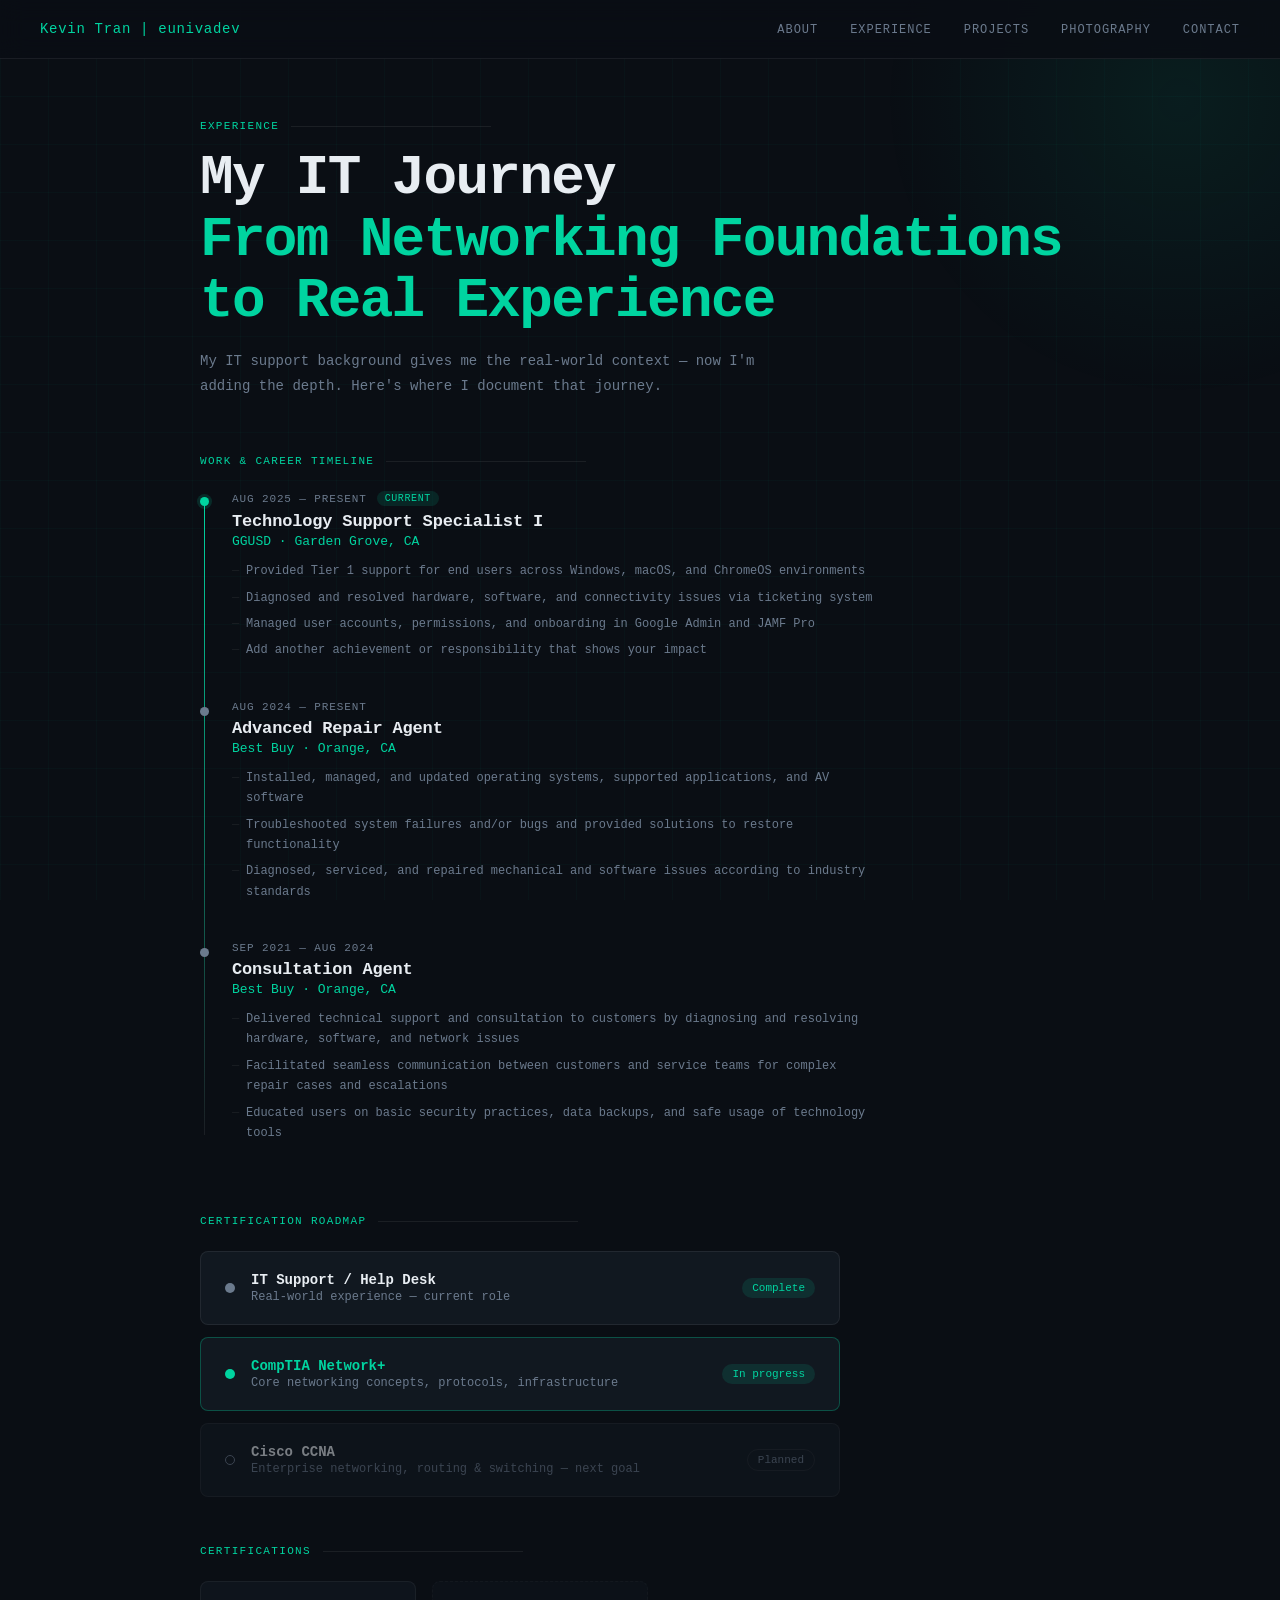
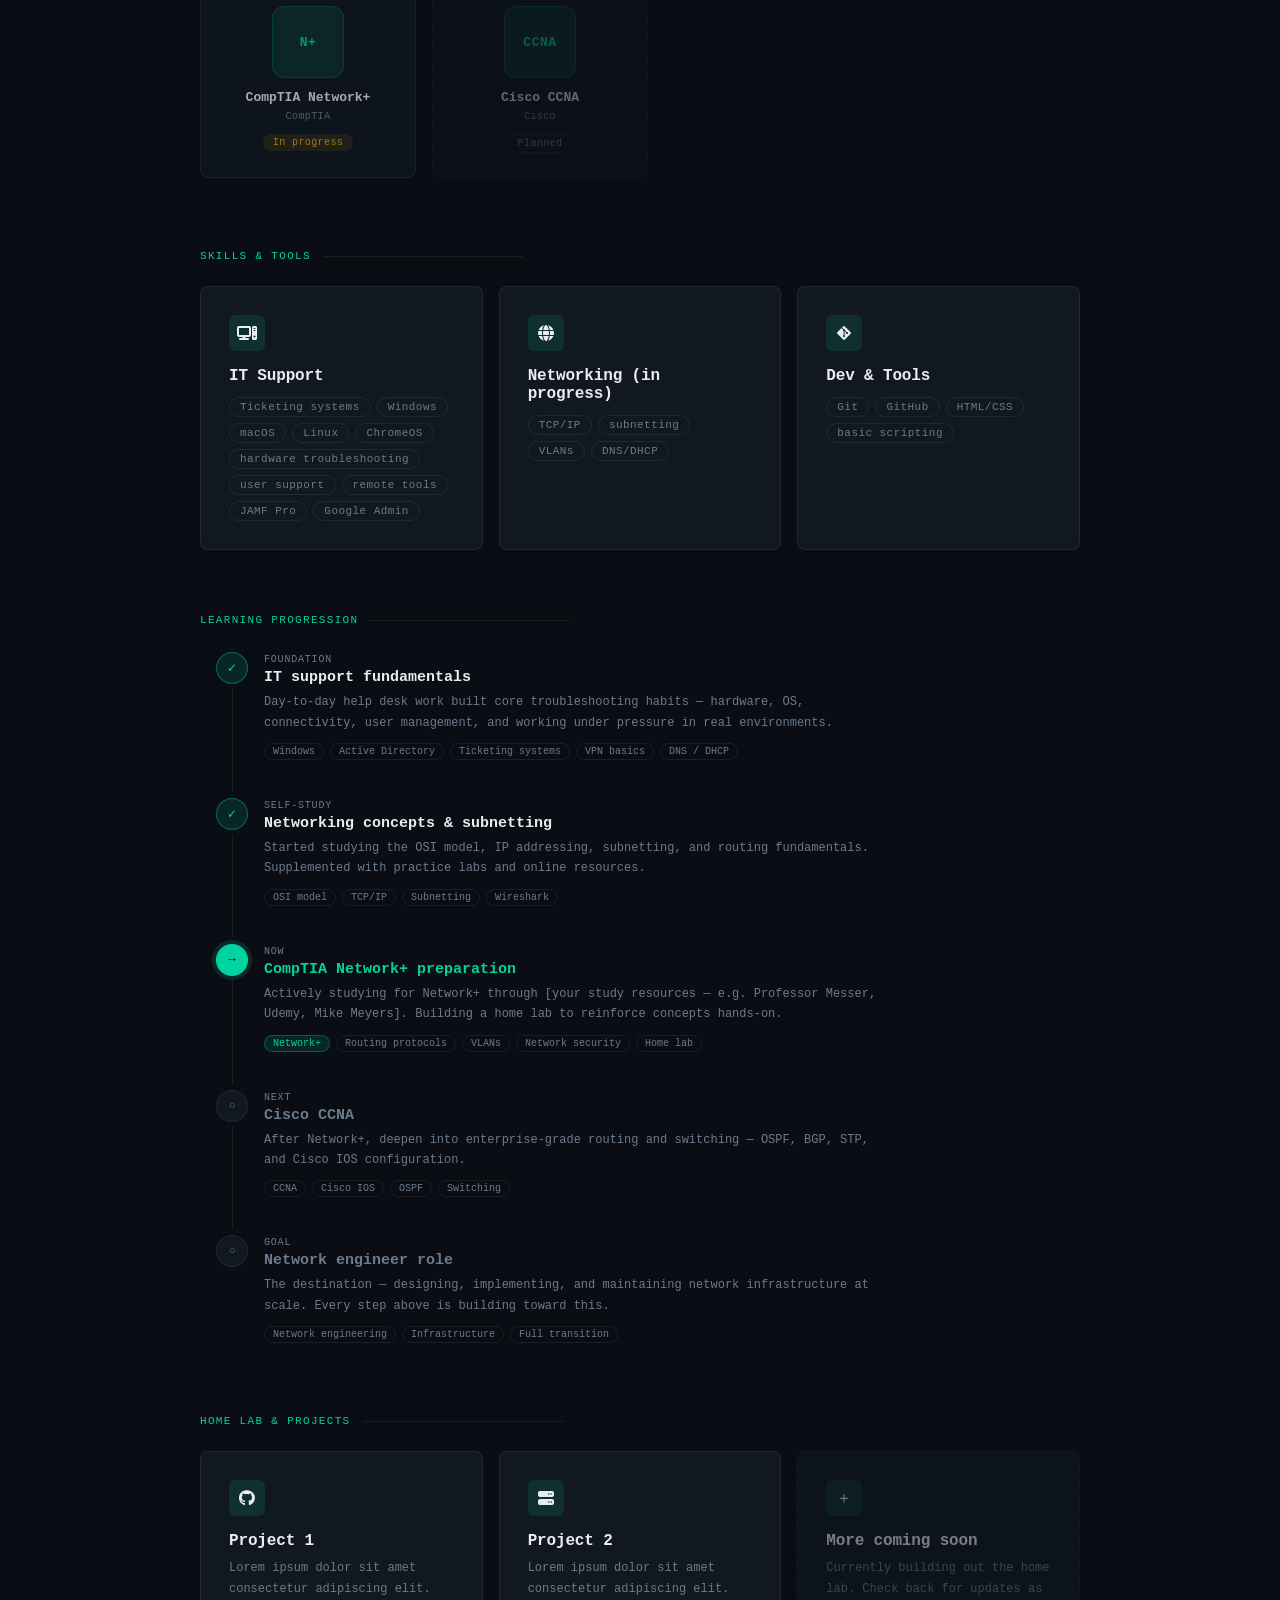
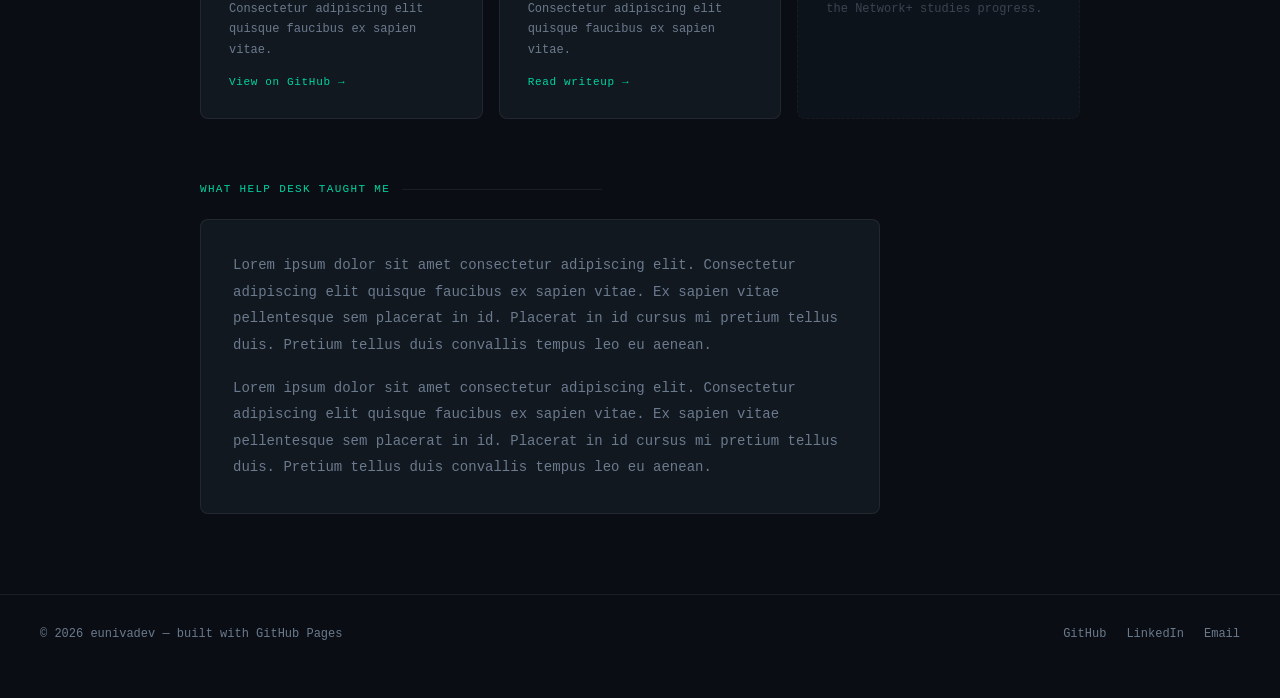
<file: temp.html>
<!DOCTYPE html>
<html lang="en">
<head>
    <meta charset="UTF-8" />
    <meta name="viewport" content="width=device-width, initial-scale=1.0" />
    <title>Experience — eunivadev</title>
    <link href="https://fonts.googleapis.com/css2?family=Syne:wght@400;500;700;800&family=DM+Mono:wght@300;400&display=swap" rel="stylesheet" />
    <link rel="stylesheet" href="css/global.css" />
    <link rel="stylesheet" href="css/style.css" />
    <link rel="stylesheet" href="css/navbar.css" />
    <link rel="stylesheet" href="css/experience.css" />
</head>
<body>
    <div id="navbar"></div>
    <script src="js/loadNavbar.js"></script>

    <main class="page-content">
        <div class="page-header">
            <div class="page-tag">Experience</div>
            <h1 class="page-title">My IT Journey<br /><em>From Networking Foundations to Real Experience</em></h1>
            <p class="page-desc">
                My IT support background gives me the real-world context — now I'm adding the
                depth. Here's where I document that journey.
            </p>
        </div>

        <!-- ① CAREER TIMELINE -->
        <div style="margin-bottom: 72px; opacity:0; animation: fadeUp 0.6s ease 0.1s forwards;">
            <div class="section-label">Work & career timeline</div>
            <div class="timeline">
                <div class="timeline-item">
                    <div class="timeline-dot"></div>
                    <div class="timeline-meta">
                        Aug 2025 — Present
                        <span class="tl-badge">Current</span>
                    </div>
                    <div class="timeline-role">Technology Support Specialist I</div>
                    <div class="timeline-company">GGUSD &middot; Garden Grove, CA</div>
                    <ul class="timeline-bullets">
                        <li>Provided Tier 1 support for end users across Windows, macOS, and ChromeOS environments</li>
                        <li>Diagnosed and resolved hardware, software, and connectivity issues via ticketing system</li>
                        <li>Managed user accounts, permissions, and onboarding in Google Admin and JAMF Pro</li>
                        <li>Add another achievement or responsibility that shows your impact</li>
                    </ul>
                </div>
                <div class="timeline-item">
                    <div class="timeline-dot past"></div>
                    <div class="timeline-meta">Aug 2024 — Present</div>
                    <div class="timeline-role">Advanced Repair Agent</div>
                    <div class="timeline-company">Best Buy &middot; Orange, CA</div>
                    <ul class="timeline-bullets">
                        <li>Installed, managed, and updated operating systems, supported applications, and AV software</li>
                        <li>Troubleshooted system failures and/or bugs and provided solutions to restore functionality</li>
                        <li>Diagnosed, serviced, and repaired mechanical and software issues according to industry standards</li>
                    </ul>
                </div>
                <div class="timeline-item">
                    <div class="timeline-dot past"></div>
                    <div class="timeline-meta">Sep 2021 — Aug 2024</div>
                    <div class="timeline-role">Consultation Agent</div>
                    <div class="timeline-company">Best Buy &middot; Orange, CA</div>
                    <ul class="timeline-bullets">
                        <li>Delivered technical support and consultation to customers by diagnosing and resolving hardware, software, and network issues</li>
                        <li>Facilitated seamless communication between customers and service teams for complex repair cases and escalations</li>
                        <li>Educated users on basic security practices, data backups, and safe usage of technology tools</li>
                    </ul>
                </div>
            </div>
        </div>

        <!-- ② CERT ROADMAP -->
        <div style="margin-bottom: 48px; opacity:0; animation: fadeUp 0.6s ease 0.2s forwards;">
            <div class="section-label">Certification roadmap</div>
            <div style="display: flex; flex-direction: column; gap: 12px; max-width: 640px;">
                <div style="display: flex; align-items: center; gap: 16px; background: var(--surface); border: 1px solid var(--border); border-radius: 8px; padding: 20px 24px;">
                    <div style="width: 10px; height: 10px; border-radius: 50%; background: var(--muted); flex-shrink: 0;"></div>
                    <div style="flex: 1;">
                        <div style="font-size: 14px; font-weight: 700; margin-bottom: 2px;">IT Support / Help Desk</div>
                        <div style="font-family: var(--font-mono); font-size: 12px; color: var(--muted);">Real-world experience — current role</div>
                    </div>
                    <div style="font-family: var(--font-mono); font-size: 11px; background: rgba(0,212,160,0.12); color: var(--accent); padding: 4px 10px; border-radius: 20px;">Complete</div>
                </div>
                <div style="display: flex; align-items: center; gap: 16px; background: var(--surface); border: 1px solid rgba(0,212,160,0.3); border-radius: 8px; padding: 20px 24px;">
                    <div style="width: 10px; height: 10px; border-radius: 50%; background: var(--accent); flex-shrink: 0; animation: pulse 2s infinite;"></div>
                    <div style="flex: 1;">
                        <div style="font-size: 14px; font-weight: 700; margin-bottom: 2px; color: var(--accent);">CompTIA Network+</div>
                        <div style="font-family: var(--font-mono); font-size: 12px; color: var(--muted);">Core networking concepts, protocols, infrastructure</div>
                    </div>
                    <div style="font-family: var(--font-mono); font-size: 11px; background: rgba(0,212,160,0.12); color: var(--accent); padding: 4px 10px; border-radius: 20px;">In progress</div>
                </div>
                <div style="display: flex; align-items: center; gap: 16px; background: var(--surface); border: 1px solid var(--border); border-radius: 8px; padding: 20px 24px; opacity: 0.5;">
                    <div style="width: 10px; height: 10px; border-radius: 50%; border: 1px solid var(--muted); flex-shrink: 0;"></div>
                    <div style="flex: 1;">
                        <div style="font-size: 14px; font-weight: 700; margin-bottom: 2px;">Cisco CCNA</div>
                        <div style="font-family: var(--font-mono); font-size: 12px; color: var(--muted);">Enterprise networking, routing & switching — next goal</div>
                    </div>
                    <div style="font-family: var(--font-mono); font-size: 11px; color: var(--muted); padding: 4px 10px; border: 1px solid var(--border); border-radius: 20px;">Planned</div>
                </div>
            </div>
        </div>

        <!-- ③ CERTIFICATIONS -->
        <div style="margin-bottom: 72px; opacity:0; animation: fadeUp 0.6s ease 0.28s forwards;">
            <div class="section-label">Certifications</div>
            <div class="cert-grid">

                <!--
                ── HOW TO ADD A CERT ────────────────────────────────────
                Earned:
                  <a href="VERIFY_URL" target="_blank" class="cert-card earned">

                In progress:
                  <div class="cert-card in-progress">

                Planned (dimmed):
                  <div class="cert-card planned">

                For the logo: use <img class="cert-logo" src="assets/images/cert-name.png" alt="Cert Name" />
                No logo yet? Use the placeholder div instead (see examples below)
                ─────────────────────────────────────────────────────── -->

                <!-- Network+ — in progress -->
                <div class="cert-card in-progress">
                    <div class="cert-logo-placeholder">N+</div>
                    <div class="cert-info">
                        <div class="cert-name">CompTIA Network+</div>
                        <div class="cert-issuer">CompTIA</div>
                    </div>
                    <span class="cert-status in-progress">In progress</span>
                </div>

                <!-- CCNA — planned -->
                <div class="cert-card planned">
                    <div class="cert-logo-placeholder">CCNA</div>
                    <div class="cert-info">
                        <div class="cert-name">Cisco CCNA</div>
                        <div class="cert-issuer">Cisco</div>
                    </div>
                    <span class="cert-status planned">Planned</span>
                </div>

                <!--
                Example of an earned cert with a real logo — uncomment and fill in when ready:

                <a href="https://www.credly.com/your-badge-url" target="_blank" class="cert-card earned">
                    <img class="cert-logo" src="assets/images/comptia-networkplus.png" alt="CompTIA Network+" />
                    <div class="cert-info">
                        <div class="cert-name">CompTIA Network+</div>
                        <div class="cert-issuer">CompTIA</div>
                    </div>
                    <span class="cert-status earned">Earned</span>
                </a>
                -->

            </div>
        </div>

        <!-- ④ SKILLS & TOOLS -->
        <div style="margin-bottom: 64px; opacity:0; animation: fadeUp 0.6s ease 0.35s forwards;">
            <div class="section-label">Skills & tools</div>
            <div class="card-grid">
                <div class="card">
                    <div class="card-icon"><i class="fa-solid fa-computer"></i></div>
                    <h3>IT Support</h3>
                    <div class="skills-container">
                        <span class="tag">Ticketing systems</span>
                        <span class="tag">Windows</span>
                        <span class="tag">macOS</span>
                        <span class="tag">Linux</span>
                        <span class="tag">ChromeOS</span>
                        <span class="tag">hardware troubleshooting</span>
                        <span class="tag">user support</span>
                        <span class="tag">remote tools</span>
                        <span class="tag">JAMF Pro</span>
                        <span class="tag">Google Admin</span>
                    </div>
                </div>
                <div class="card">
                    <div class="card-icon"><i class="fa-solid fa-globe"></i></div>
                    <h3>Networking (in progress)</h3>
                    <div class="skills-container">
                        <span class="tag">TCP/IP</span>
                        <span class="tag">subnetting</span>
                        <span class="tag">VLANs</span>
                        <span class="tag">DNS/DHCP</span>
                    </div>
                </div>
                <div class="card">
                    <div class="card-icon"><i class="fa-brands fa-git-alt"></i></div>
                    <h3>Dev & Tools</h3>
                    <div class="skills-container">
                        <span class="tag">Git</span>
                        <span class="tag">GitHub</span>
                        <span class="tag">HTML/CSS</span>
                        <span class="tag">basic scripting</span>
                    </div>
                </div>
            </div>
        </div>

        <!-- ⑤ LEARNING PROGRESSION -->
        <div style="margin-bottom: 72px; opacity:0; animation: fadeUp 0.6s ease 0.4s forwards;">
            <div class="section-label">Learning progression</div>
            <div class="learning-track">
                <div class="learn-item">
                    <div class="learn-left">
                        <div class="learn-node done">✓</div>
                        <div class="learn-connector"></div>
                    </div>
                    <div class="learn-right">
                        <div class="learn-period">Foundation</div>
                        <div class="learn-title">IT support fundamentals</div>
                        <div class="learn-desc">Day-to-day help desk work built core troubleshooting habits — hardware, OS, connectivity, user management, and working under pressure in real environments.</div>
                        <div class="learn-tags">
                            <span class="learn-tag">Windows</span>
                            <span class="learn-tag">Active Directory</span>
                            <span class="learn-tag">Ticketing systems</span>
                            <span class="learn-tag">VPN basics</span>
                            <span class="learn-tag">DNS / DHCP</span>
                        </div>
                    </div>
                </div>
                <div class="learn-item">
                    <div class="learn-left">
                        <div class="learn-node done">✓</div>
                        <div class="learn-connector"></div>
                    </div>
                    <div class="learn-right">
                        <div class="learn-period">Self-study</div>
                        <div class="learn-title">Networking concepts & subnetting</div>
                        <div class="learn-desc">Started studying the OSI model, IP addressing, subnetting, and routing fundamentals. Supplemented with practice labs and online resources.</div>
                        <div class="learn-tags">
                            <span class="learn-tag">OSI model</span>
                            <span class="learn-tag">TCP/IP</span>
                            <span class="learn-tag">Subnetting</span>
                            <span class="learn-tag">Wireshark</span>
                        </div>
                    </div>
                </div>
                <div class="learn-item">
                    <div class="learn-left">
                        <div class="learn-node active">→</div>
                        <div class="learn-connector"></div>
                    </div>
                    <div class="learn-right">
                        <div class="learn-period">Now</div>
                        <div class="learn-title" style="color: var(--accent);">CompTIA Network+ preparation</div>
                        <div class="learn-desc">Actively studying for Network+ through [your study resources — e.g. Professor Messer, Udemy, Mike Meyers]. Building a home lab to reinforce concepts hands-on.</div>
                        <div class="learn-tags">
                            <span class="learn-tag hi">Network+</span>
                            <span class="learn-tag">Routing protocols</span>
                            <span class="learn-tag">VLANs</span>
                            <span class="learn-tag">Network security</span>
                            <span class="learn-tag">Home lab</span>
                        </div>
                    </div>
                </div>
                <div class="learn-item">
                    <div class="learn-left">
                        <div class="learn-node planned">○</div>
                        <div class="learn-connector"></div>
                    </div>
                    <div class="learn-right">
                        <div class="learn-period">Next</div>
                        <div class="learn-title" style="color: var(--muted);">Cisco CCNA</div>
                        <div class="learn-desc">After Network+, deepen into enterprise-grade routing and switching — OSPF, BGP, STP, and Cisco IOS configuration.</div>
                        <div class="learn-tags">
                            <span class="learn-tag">CCNA</span>
                            <span class="learn-tag">Cisco IOS</span>
                            <span class="learn-tag">OSPF</span>
                            <span class="learn-tag">Switching</span>
                        </div>
                    </div>
                </div>
                <div class="learn-item">
                    <div class="learn-left">
                        <div class="learn-node planned">○</div>
                    </div>
                    <div class="learn-right">
                        <div class="learn-period">Goal</div>
                        <div class="learn-title" style="color: var(--muted);">Network engineer role</div>
                        <div class="learn-desc">The destination — designing, implementing, and maintaining network infrastructure at scale. Every step above is building toward this.</div>
                        <div class="learn-tags">
                            <span class="learn-tag">Network engineering</span>
                            <span class="learn-tag">Infrastructure</span>
                            <span class="learn-tag">Full transition</span>
                        </div>
                    </div>
                </div>
            </div>
        </div>

        <!-- ⑥ HOME LAB -->
        <div style="margin-bottom: 64px; opacity:0; animation: fadeUp 0.6s ease 0.45s forwards;">
            <div class="section-label">Home lab & projects</div>
            <div class="card-grid">
                <div class="card">
                    <div class="card-icon"><i class="fa-brands fa-github"></i></div>
                    <h3>Project 1</h3>
                    <p>Lorem ipsum dolor sit amet consectetur adipiscing elit. Consectetur adipiscing elit quisque faucibus ex sapien vitae.</p>
                    <span class="card-arrow">View on GitHub →</span>
                </div>
                <div class="card">
                    <div class="card-icon"><i class="fa-solid fa-server"></i></div>
                    <h3>Project 2</h3>
                    <p>Lorem ipsum dolor sit amet consectetur adipiscing elit. Consectetur adipiscing elit quisque faucibus ex sapien vitae.</p>
                    <span class="card-arrow">Read writeup →</span>
                </div>
                <div class="card" style="border-style: dashed; opacity: 0.5;">
                    <div class="card-icon">＋</div>
                    <h3>More coming soon</h3>
                    <p>Currently building out the home lab. Check back for updates as the Network+ studies progress.</p>
                </div>
            </div>
        </div>

        <!-- ⑦ WHAT HELP DESK TAUGHT ME -->
        <div style="opacity:0; animation: fadeUp 0.6s ease 0.5s forwards;">
            <div class="section-label">What help desk taught me</div>
            <div style="background: var(--surface); border: 1px solid var(--border); border-radius: 8px; padding: 32px; max-width: 680px;">
                <p style="font-family: var(--font-mono); font-size: 14px; color: var(--muted); line-height: 1.9; margin-bottom: 16px;">
                    Lorem ipsum dolor sit amet consectetur adipiscing elit.
                    Consectetur adipiscing elit quisque faucibus ex sapien vitae.
                    Ex sapien vitae pellentesque sem placerat in id.
                    Placerat in id cursus mi pretium tellus duis.
                    Pretium tellus duis convallis tempus leo eu aenean.
                </p>
                <p style="font-family: var(--font-mono); font-size: 14px; color: var(--muted); line-height: 1.9;">
                    Lorem ipsum dolor sit amet consectetur adipiscing elit.
                    Consectetur adipiscing elit quisque faucibus ex sapien vitae.
                    Ex sapien vitae pellentesque sem placerat in id.
                    Placerat in id cursus mi pretium tellus duis.
                    Pretium tellus duis convallis tempus leo eu aenean.
                </p>
            </div>
        </div>

    </main>

    <div id="footer"></div>
    <script src="js/loadNavbar.js"></script>
    <script src="js/loadFooter.js"></script>

</body>
</html>
</file>
<file: css/style.css>
*, *::before, *::after { box-sizing: border-box; margin: 0; padding: 0; }

:root {
  --bg: #0a0e14;
  --surface: #111820;
  --border: rgba(255,255,255,0.07);
  --accent: #00d4a0;
  --accent-dim: rgba(0, 212, 160, 0.12);
  --text: #e8edf2;
  --muted: #6b7a8d;
  --font-cons: 'Consolas', monospace;
  --font-mono: 'JetBrains Mono', monospace;
}

html { scroll-behavior: smooth; }

body {
  background: var(--bg);
  color: var(--text);
  font-family: var(--font-mono);
  min-height: 100vh;
  overflow-x: hidden;
}

/* Grid background */
body::before {
  content: '';
  position: fixed;
  inset: 0;
  background-image:
    linear-gradient(rgba(0,212,160,0.03) 1px, transparent 1px),
    linear-gradient(90deg, rgba(0,212,160,0.03) 1px, transparent 1px);
  background-size: 48px 48px;
  pointer-events: none;
  z-index: 0;
}

/* Glow blob */
body::after {
  content: '';
  position: fixed;
  top: -200px;
  right: -200px;
  width: 600px;
  height: 600px;
  background: radial-gradient(circle, rgba(0,212,160,0.08) 0%, transparent 70%);
  pointer-events: none;
  z-index: 0;
}


/* ─── HERO ────────────────────────────────── */
.hero {
  position: relative;
  z-index: 1;
  min-height: 100vh;
  display: flex;
  flex-direction: column;
  justify-content: center;
  padding: 120px 40px 80px;
  max-width: 900px;
}

.hero-tag {
  display: inline-flex;
  align-items: center;
  gap: 8px;
  font-family: var(--font-mono);
  font-size: 12px;
  color: var(--accent);
  letter-spacing: 0.1em;
  text-transform: uppercase;
  margin-bottom: 24px;
  opacity: 0;
  animation: fadeUp 0.6s ease 0.1s forwards;
}

.hero-tag::before {
  content: '';
  width: 24px;
  height: 1px;
  background: var(--accent);
}

h1 {
  font-size: clamp(48px, 8vw, 88px);
  font-family: var(--font-cons);
  /*font-weight: 800;*/
  line-height: 1.0;
  letter-spacing: -0.03em;
  margin-bottom: 28px;
  opacity: 0;
  animation: fadeUp 0.6s ease 0.2s forwards;
}

h1 em {
  font-style: normal;
  color: var(--accent);
}

.hero-sub {
  font-family: var(--font-mono);
  font-size: 15px;
  color: var(--muted);
  line-height: 1.8;
  max-width: 520px;
  margin-bottom: 40px;
  opacity: 0;
  animation: fadeUp 0.6s ease 0.35s forwards;
}

.hero-actions {
  display: flex;
  gap: 16px;
  flex-wrap: wrap;
  opacity: 0;
  animation: fadeUp 0.6s ease 0.5s forwards;
}

/* ─── BUTTONS ─────────────────────────────── */
.btn {
  display: inline-block;
  padding: 13px 28px;
  font-family: var(--font-mono);
  font-size: 13px;
  letter-spacing: 0.06em;
  text-decoration: none;
  border-radius: 4px;
  transition: all 0.2s;
  cursor: pointer;
  border: none;
}

.btn-primary {
  background: var(--accent);
  color: #0a0e14;
}

.btn-primary:hover {
  background: #00f0b8;
  transform: translateY(-2px);
}

.btn-ghost {
  border: 1px solid var(--border);
  color: var(--muted);
  background: transparent;
}

.btn-ghost:hover {
  border-color: var(--accent);
  color: var(--accent);
  transform: translateY(-2px);
}

/* ─── STATS STRIP ─────────────────────────── */
.stats {
  position: relative;
  z-index: 1;
  display: flex;
  gap: 0;
  border-top: 1px solid var(--border);
  border-bottom: 1px solid var(--border);
  margin: 0 0 80px;
  opacity: 0;
  animation: fadeUp 0.6s ease 0.65s forwards;
}

.stat-item {
  flex: 1;
  padding: 28px 40px;
  border-right: 1px solid var(--border);
}

.stat-item:last-child { border-right: none; }

.stat-item .num {
  font-size: 32px;
  font-weight: 800;
  color: var(--accent);
  letter-spacing: -0.02em;
  display: block;
  margin-bottom: 4px;
}

.stat-item .label {
  font-family: var(--font-mono);
  font-size: 11px;
  color: var(--muted);
  letter-spacing: 0.08em;
  text-transform: uppercase;
}

/* ─── PAGE SECTIONS ───────────────────────── */
.page-content {
  position: relative;
  z-index: 1;
  padding: 120px 40px 80px;
  max-width: 960px;
  margin: 0 auto;
}

.page-header {
  margin-bottom: 56px;
  opacity: 0;
  animation: fadeUp 0.6s ease 0.1s forwards;
}

.page-tag {
  font-family: var(--font-mono);
  font-size: 11px;
  color: var(--accent);
  letter-spacing: 0.12em;
  text-transform: uppercase;
  display: flex;
  align-items: center;
  gap: 12px;
  margin-bottom: 16px;
}

.page-tag::after {
  content: '';
  flex: 1;
  height: 1px;
  background: var(--border);
  max-width: 200px;
}

.page-title {
  font-size: clamp(36px, 5vw, 56px);
  font-weight: 800;
  letter-spacing: -0.03em;
  line-height: 1.1;
  margin-bottom: 16px;
}

.page-title em {
  font-style: normal;
  color: var(--accent);
}

.page-desc {
  font-family: var(--font-mono);
  font-size: 14px;
  color: var(--muted);
  line-height: 1.8;
  max-width: 560px;
}

/* ─── SECTION LABEL ───────────────────────── */
.section-label {
  font-family: var(--font-mono);
  font-size: 11px;
  color: var(--accent);
  letter-spacing: 0.12em;
  text-transform: uppercase;
  margin-bottom: 24px;
  display: flex;
  align-items: center;
  gap: 12px;
}

.section-label::after {
  content: '';
  flex: 1;
  height: 1px;
  background: var(--border);
  max-width: 200px;
}

/* ─── CARDS ───────────────────────────────── */
.card-grid {
  display: grid;
  grid-template-columns: repeat(auto-fit, minmax(260px, 1fr));
  gap: 16px;
}

.card {
  background: var(--surface);
  border: 1px solid var(--border);
  border-radius: 8px;
  padding: 28px;
  transition: border-color 0.2s, transform 0.2s;
  text-decoration: none;
  color: inherit;
  display: block;
}

.card:hover {
  border-color: rgba(0,212,160,0.3);
  transform: translateY(-3px);
}

.card-icon {
  width: 36px;
  height: 36px;
  background: var(--accent-dim);
  border-radius: 6px;
  display: flex;
  align-items: center;
  justify-content: center;
  margin-bottom: 16px;
  font-size: 16px;
}

.card h3 {
  font-size: 16px;
  font-weight: 700;
  margin-bottom: 8px;
  letter-spacing: -0.01em;
}

.card p {
  font-family: var(--font-mono);
  font-size: 12px;
  color: var(--muted);
  line-height: 1.7;
}

.card-arrow {
  display: inline-block;
  margin-top: 16px;
  font-family: var(--font-mono);
  font-size: 11px;
  color: var(--accent);
  letter-spacing: 0.06em;
}

/* ─── STATUS BADGE ────────────────────────── */
.status {
  display: inline-flex;
  align-items: center;
  gap: 6px;
  font-family: var(--font-mono);
  font-size: 11px;
  color: var(--accent);
  background: var(--accent-dim);
  padding: 4px 12px;
  border-radius: 20px;
  margin-bottom: 16px;
}

.status-dot {
  width: 6px;
  height: 6px;
  border-radius: 50%;
  background: var(--accent);
  animation: pulse 2s infinite;
}

/* ─── FOOTER ──────────────────────────────── */
footer {
  position: relative;
  z-index: 1;
  border-top: 1px solid var(--border);
  padding: 32px 40px;
  display: flex;
  align-items: center;
  justify-content: space-between;
}

footer p {
  font-family: var(--font-mono);
  font-size: 12px;
  color: var(--muted);
}

.social-links {
  display: flex;
  gap: 20px;
}

.social-links a {
  font-family: var(--font-mono);
  font-size: 12px;
  color: var(--muted);
  text-decoration: none;
  transition: color 0.2s;
}

.social-links a:hover { color: var(--accent); }

/* ─── ANIMATIONS ──────────────────────────── */
@keyframes fadeUp {
  from { opacity: 0; transform: translateY(20px); }
  to   { opacity: 1; transform: translateY(0); }
}

@keyframes pulse {
  0%, 100% { opacity: 1; }
  50%       { opacity: 0.4; }
}

/* ─── RESPONSIVE ──────────────────────────── */
@media (max-width: 640px) {
  nav { padding: 16px 20px; }
  .nav-links { gap: 18px; }
  .hero, .page-content { padding-left: 20px; padding-right: 20px; }
  .stats { flex-direction: column; }
  .stat-item { border-right: none; border-bottom: 1px solid var(--border); }
  footer { flex-direction: column; gap: 16px; text-align: center; }
}
</file>
<file: css/navbar.css>
/* navbar.css */

/* styles for navbar and nav links */

nav {
  position: fixed;
  top: 0; left: 0; right: 0;
  z-index: 100;
  display: flex;
  align-items: center;
  justify-content: space-between;
  padding: 20px 40px;
  background: rgba(10, 14, 20, 0.85);
  backdrop-filter: blur(12px);
  border-bottom: 1px solid var(--border);
}

.nav-logo {
  font-family: var(--font-mono);
  font-size: 14px;
  color: var(--accent);
  letter-spacing: 0.05em;
  text-decoration: none;
}

.nav-links {
  display: flex;
  gap: 32px;
  list-style: none;
}

.nav-links a {
  font-family: var(--font-mono);
  font-size: 12px;
  color: var(--muted);
  text-decoration: none;
  letter-spacing: 0.08em;
  text-transform: uppercase;
  transition: color 0.2s;
  padding: 20px 0px;
}

.nav-links a:hover,
.nav-links a.active { color: var(--accent); }
</file>
<file: css/about.css>
.tag {
    display: inline-block;
    font-family: var(--font-mono);
    font-size: 11px;
    color: var(--muted);
    border: 1px solid var(--border);
    padding: 3px 10px;
    border-radius: 10px;
    letter-spacing: 0.04em;
}

.skills-container {
    display: flex;
    flex-wrap: wrap;
    gap: 6px;
    margin-top: 12px;
}

/* ─── QUICK LINKS ─── */
.quick-links {
    display: flex;
    gap: 16px;
    margin-top: auto;      /* pushes to bottom of the card */
    padding-top: 20px;
}

.quick-links a {
    color: var(--muted);
    text-decoration: none;
    font-size: 20px;
    transition: color 0.2s, transform 0.2s;
}

.quick-links a:hover {
    color: var(--accent);
    transform: translateY(-2px);
}
</file>
<file: css/experience.css>
.timeline {
    position: relative;
    max-width: 680px;
    padding-left: 32px;
}

.timeline::before {
    content: '';
    position: absolute;
    left: 4px;
    top: 8px;
    bottom: 8px;
    width: 1px;
    background: linear-gradient(to bottom, var(--accent), var(--border));
}

.timeline-item {
    position: relative;
    margin-bottom: 40px;
}

.timeline-item:last-child { margin-bottom: 0; }

.timeline-dot {
    position: absolute;
    left: -32px;
    top: 6px;
    width: 9px;
    height: 9px;
    border-radius: 50%;
    background: var(--accent);
    box-shadow: 0 0 0 3px rgba(0,212,160,0.15);
}

.timeline-dot.past {
    background: var(--muted);
    box-shadow: none;
}

.timeline-meta {
    font-family: var(--font-mono);
    font-size: 11px;
    color: var(--muted);
    letter-spacing: 0.08em;
    text-transform: uppercase;
    margin-bottom: 6px;
    display: flex;
    align-items: center;
    gap: 10px;
}

.tl-badge {
    background: var(--accent-dim);
    color: var(--accent);
    padding: 2px 8px;
    border-radius: 20px;
    font-size: 10px;
    letter-spacing: 0.06em;
}

.timeline-role {
    font-size: 17px;
    font-weight: 700;
    letter-spacing: -0.01em;
    margin-bottom: 3px;
}

.timeline-company {
    font-family: var(--font-mono);
    font-size: 13px;
    color: var(--accent);
    margin-bottom: 12px;
}

.timeline-bullets {
    list-style: none;
    display: flex;
    flex-direction: column;
    gap: 6px;
}

.timeline-bullets li {
    font-family: var(--font-mono);
    font-size: 12px;
    color: var(--muted);
    line-height: 1.7;
    padding-left: 14px;
    position: relative;
}

.timeline-bullets li::before {
    content: '—';
    position: absolute;
    left: 0;
    color: var(--border);
}

/* ─── LEARNING PROGRESSION ─── */
.learning-track {
    display: flex;
    flex-direction: column;
    max-width: 680px;
}

.learn-item {
    display: grid;
    grid-template-columns: 64px 1fr;
}

.learn-left {
    display: flex;
    flex-direction: column;
    align-items: center;
    padding-top: 2px;
}

.learn-node {
    width: 32px;
    height: 32px;
    border-radius: 50%;
    display: flex;
    align-items: center;
    justify-content: center;
    font-size: 13px;
    flex-shrink: 0;
    z-index: 1;
}

.learn-node.done {
    background: var(--accent-dim);
    border: 1px solid rgba(0,212,160,0.4);
    color: var(--accent);
    font-size: 12px;
}

.learn-node.active {
    background: var(--accent);
    color: #0a0e14;
    font-weight: 700;
    box-shadow: 0 0 0 4px rgba(0,212,160,0.15);
}

.learn-node.planned {
    background: var(--surface);
    border: 1px solid var(--border);
    color: var(--muted);
    font-size: 11px;
}

.learn-connector {
    width: 1px;
    flex: 1;
    min-height: 20px;
    background: var(--border);
    margin: 4px 0;
}

.learn-right {
    padding: 4px 0 36px;
}

.learn-item:last-child .learn-right { padding-bottom: 0; }

.learn-period {
    font-family: var(--font-mono);
    font-size: 10px;
    color: var(--muted);
    letter-spacing: 0.08em;
    text-transform: uppercase;
    margin-bottom: 4px;
}

.learn-title {
    font-size: 15px;
    font-weight: 700;
    margin-bottom: 6px;
}

.learn-desc {
    font-family: var(--font-mono);
    font-size: 12px;
    color: var(--muted);
    line-height: 1.7;
    margin-bottom: 10px;
}

.learn-tags {
    display: flex;
    flex-wrap: wrap;
    gap: 6px;
}

.learn-tag {
    font-family: var(--font-mono);
    font-size: 10px;
    color: var(--muted);
    border: 1px solid var(--border);
    padding: 2px 8px;
    border-radius: 20px;
}

.learn-tag.hi {
    color: var(--accent);
    border-color: rgba(0,212,160,0.3);
    background: var(--accent-dim);
}

.tag {
    display: inline-block;
    font-family: var(--font-mono);
    font-size: 11px;
    color: var(--muted);
    border: 1px solid var(--border);
    padding: 3px 10px;
    border-radius: 10px;
    letter-spacing: 0.04em;
}

.skills-container {
    display: flex;
    flex-wrap: wrap;
    gap: 6px;
    margin-top: 12px;
}

.cert-grid {
    display: grid;
    grid-template-columns: repeat(auto-fill, minmax(160px, 1fr));
    gap: 16px;
    max-width: 680px;
}
 
.cert-card {
    background: var(--surface);
    border: 1px solid var(--border);
    border-radius: 8px;
    padding: 24px 16px;
    display: flex;
    flex-direction: column;
    align-items: center;
    gap: 12px;
    text-align: center;
    transition: border-color 0.2s, transform 0.2s;
    text-decoration: none;
    color: inherit;
    position: relative;
}
 
.cert-card.earned {
    border-color: rgba(0, 212, 160, 0.25);
}
 
.cert-card.earned:hover {
    border-color: var(--accent);
    transform: translateY(-3px);
}
 
.cert-card.in-progress {
    opacity: 0.7;
}
 
.cert-card.planned {
    opacity: 0.4;
    border-style: dashed;
}
 
.cert-logo {
    width: 72px;
    height: 72px;
    object-fit: contain;
    display: block;
    background: #ffffff;
    border-radius: 10px;
    padding: 5px;
}


.cert-logo-placeholder {
    width: 72px;
    height: 72px;
    border-radius: 12px;
    background: var(--accent-dim);
    border: 1px solid rgba(0,212,160,0.2);
    display: flex;
    align-items: center;
    justify-content: center;
    font-family: var(--font-mono);
    font-size: 13px;
    font-weight: 700;
    color: var(--accent);
    letter-spacing: 0.04em;
}
 
.cert-info {
    display: flex;
    flex-direction: column;
    gap: 4px;
}
 
.cert-name {
    font-size: 13px;
    font-weight: 700;
    color: var(--text);
    line-height: 1.3;
}
 
.cert-issuer {
    font-family: var(--font-mono);
    font-size: 10px;
    color: var(--muted);
    letter-spacing: 0.04em;
}
 
.cert-status {
    font-family: var(--font-mono);
    font-size: 10px;
    padding: 3px 10px;
    border-radius: 20px;
    letter-spacing: 0.04em;
}
 
.cert-status.earned {
    background: rgba(0,212,160,0.12);
    color: var(--accent);
}
 
.cert-status.in-progress {
    background: rgba(255,180,0,0.1);
    color: #f0a500;
    animation: pulse 2s infinite;
}
 
.cert-status.planned {
    background: transparent;
    color: var(--muted);
    border: 1px solid var(--border);
}
</file>
<file: css/photography.css>
.photo-grid {
    display: grid;
    grid-template-columns: repeat(auto-fill, minmax(280px, 1fr));
    gap: 12px;
    margin-bottom: 48px;
}

.photo-slot {
    aspect-ratio: 4/3;
    background: var(--surface);
    border: 1px solid var(--border);
    border-radius: 6px;
    overflow: hidden;
    position: relative;
    transition: transform 0.2s, border-color 0.2s;
}

.photo-slot:hover {
    transform: scale(1.02);
    border-color: rgba(0, 212, 160, 0.3);
}

.photo-slot img {
    width: 100%;
    height: 100%;
    object-fit: cover;
    display: block;
}

/* Placeholder for empty slots */
.photo-slot.empty {
    display: flex;
    align-items: center;
    justify-content: center;
    flex-direction: column;
    gap: 8px;
    opacity: 0.3;
}

.photo-slot.empty span {
    font-family: var(--font-mono);
    font-size: 11px;
    color: var(--muted);
    letter-spacing: 0.08em;
}


/* ─── CATEGORY SLABS ─── */
.category-grid {
    display: grid;
    grid-template-columns: repeat(auto-fill, minmax(200px, 1fr));
    gap: 12px;
    margin-bottom: 64px;
}

.category-slab {
    display: block;
    text-decoration: none;
    color: inherit;
    cursor: pointer;
    border-radius: 8px;
    overflow: hidden;
    border: 1px solid var(--border);
    background: var(--surface);
    transition: border-color 0.2s, transform 0.2s;
}

.category-slab:hover {
    border-color: rgba(0, 212, 160, 0.35);
    transform: translateY(-3px);
}

.category-slab:hover .slab-label {
    color: var(--accent);
}

.slab-image {
    width: 100%;
    aspect-ratio: 3/2;
    background: var(--surface);
    overflow: hidden;
    position: relative;
}

.slab-image img {
    width: 100%;
    height: 100%;
    object-fit: cover;
    display: block;
    transition: transform 0.35s ease;
}

.category-slab:hover .slab-image img {
    transform: scale(1.05);
}

/* placeholder when no image yet */
.slab-image.empty {
    display: flex;
    align-items: center;
    justify-content: center;
    opacity: 0.25;
}

.slab-image.empty::after {
    content: '';
    width: 32px;
    height: 32px;
    border: 1px solid var(--muted);
    border-radius: 4px;
}

.slab-footer {
    padding: 12px 14px;
    display: flex;
    align-items: center;
    justify-content: space-between;
    border-top: 1px solid var(--border);
}

.slab-label {
    font-size: 13px;
    font-weight: 700;
    letter-spacing: -0.01em;
    transition: color 0.2s;
}

.slab-arrow {
    font-family: var(--font-mono);
    font-size: 11px;
    color: var(--muted);
    transition: color 0.2s, transform 0.2s;
}

.category-slab:hover .slab-arrow {
    color: var(--accent);
    transform: translateX(3px);
}
</file>
<file: css/projects.css>
/* ─── PROJECT ACCORDION ─────────────────────────────── */

.accordion {
  display: flex;
  flex-direction: column;
  gap: 12px;
  max-width: 640px;
}

.accordion-item {
  background: var(--surface);
  border: 1px solid var(--border);
  border-radius: 8px;
  overflow: hidden;
  transition: border-color 0.2s;
}

.accordion-item.active {
  border-color: rgba(0, 212, 160, 0.3);
}

/* ── Header row (always visible) ── */
.accordion-header {
  display: flex;
  align-items: center;
  gap: 16px;
  padding: 20px 24px;
  cursor: pointer;
  user-select: none;
  list-style: none;
}

.accordion-header:hover .accordion-arrow {
  color: var(--accent);
}

.accordion-arrow {
  font-size: 16px;
  color: var(--muted);
  transition: transform 0.25s ease, color 0.2s;
  flex-shrink: 0;
  line-height: 1;
}

.accordion-item.active .accordion-arrow {
  transform: rotate(90deg);
  color: var(--accent);
}

.accordion-title-wrap {
  flex: 1;
}

.accordion-title {
  font-size: 14px;
  font-weight: 700;
  margin-bottom: 2px;
}

.accordion-item.active .accordion-title {
  color: var(--accent);
}

.accordion-subtitle {
  font-family: var(--font-mono);
  font-size: 12px;
  color: var(--muted);
}

.accordion-badge {
  font-family: var(--font-mono);
  font-size: 11px;
  background: rgba(0, 212, 160, 0.12);
  color: var(--accent);
  padding: 4px 10px;
  border-radius: 20px;
  white-space: nowrap;
  flex-shrink: 0;
}

.accordion-badge.planned {
  background: transparent;
  color: var(--muted);
  border: 1px solid var(--border);
}

/* ── Collapsible body ── */
.accordion-body {
  display: grid;
  grid-template-rows: 0fr;
  transition: grid-template-rows 0.3s ease;
}

.accordion-item.active .accordion-body {
  grid-template-rows: 1fr;
}

.accordion-inner {
  overflow: hidden;
}

.accordion-content {
  padding: 0 24px 24px;
  border-top: 1px solid var(--border);
  padding-top: 20px;
}

/* ── Progress mini-timeline inside accordion ── */
.progress-timeline {
  display: flex;
  flex-direction: column;
  gap: 0;
  margin-bottom: 20px;
}

.progress-step {
  display: grid;
  grid-template-columns: 24px 1fr;
  gap: 0 14px;
}

.progress-step-left {
  display: flex;
  flex-direction: column;
  align-items: center;
}

.progress-node {
  width: 14px;
  height: 14px;
  border-radius: 50%;
  flex-shrink: 0;
  margin-top: 3px;
}

.progress-node.done {
  background: var(--accent);
}

.progress-node.current {
  background: var(--accent);
  box-shadow: 0 0 0 3px rgba(0, 212, 160, 0.2);
  animation: pulse 2s infinite;
}

.progress-node.todo {
  background: transparent;
  border: 1px solid var(--border);
}

.progress-line {
  width: 1px;
  flex: 1;
  min-height: 12px;
  background: var(--border);
  margin: 3px 0;
}

.progress-step-right {
  padding-bottom: 16px;
}

.progress-step:last-child .progress-step-right {
  padding-bottom: 0;
}

.progress-step-title {
  font-size: 13px;
  font-weight: 500;
  margin-bottom: 3px;
  color: var(--text);
}

.progress-step-title.muted {
  color: var(--muted);
}

.progress-step-desc {
  font-family: var(--font-mono);
  font-size: 11px;
  color: var(--muted);
  line-height: 1.7;
}

/* ── Resources / links row ── */
.accordion-links {
  display: flex;
  flex-wrap: wrap;
  gap: 8px;
  margin-top: 16px;
}

.accordion-link {
  font-family: var(--font-mono);
  font-size: 11px;
  color: var(--muted);
  border: 1px solid var(--border);
  padding: 4px 12px;
  border-radius: 20px;
  text-decoration: none;
  transition: color 0.2s, border-color 0.2s;
}

.accordion-link:hover {
  color: var(--accent);
  border-color: rgba(0, 212, 160, 0.4);
}
</file>
<file: css/global.css>
@import url("https://cdnjs.cloudflare.com/ajax/libs/font-awesome/6.5.0/css/all.min.css");
</file>
